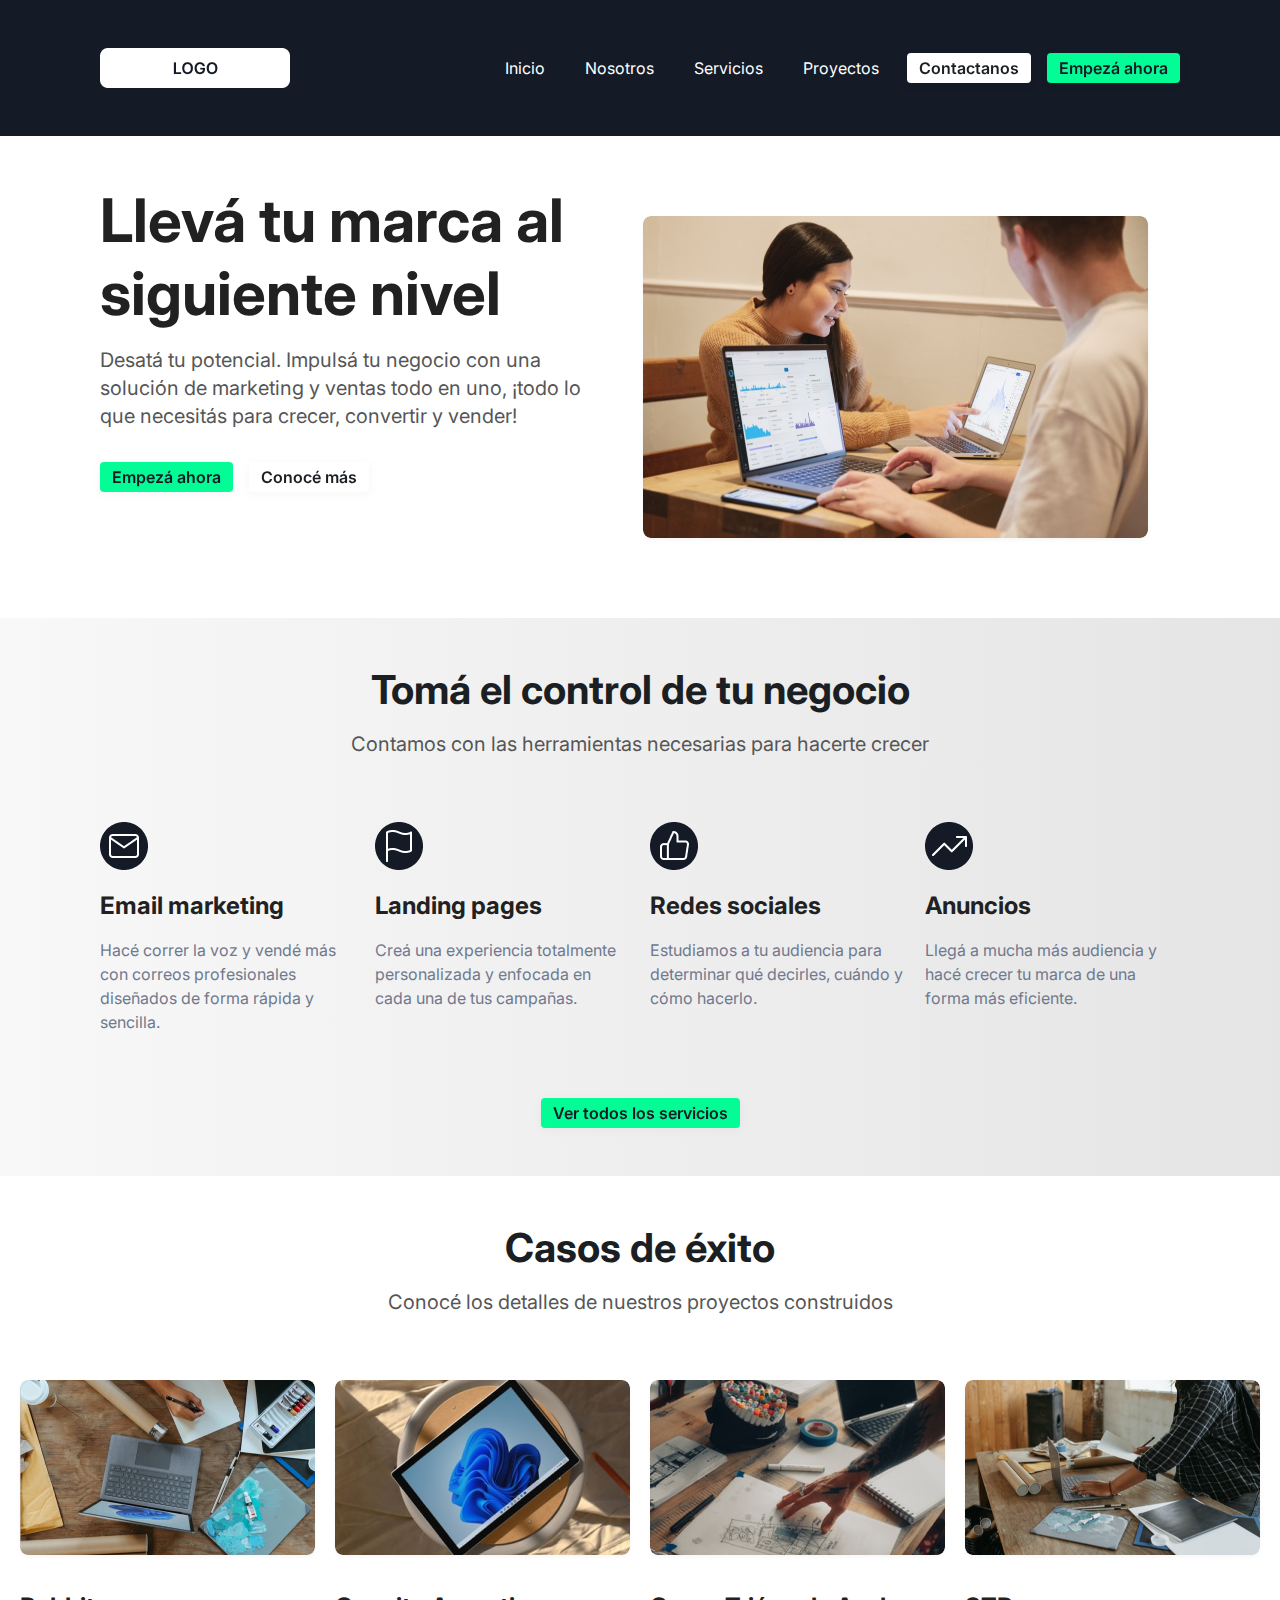
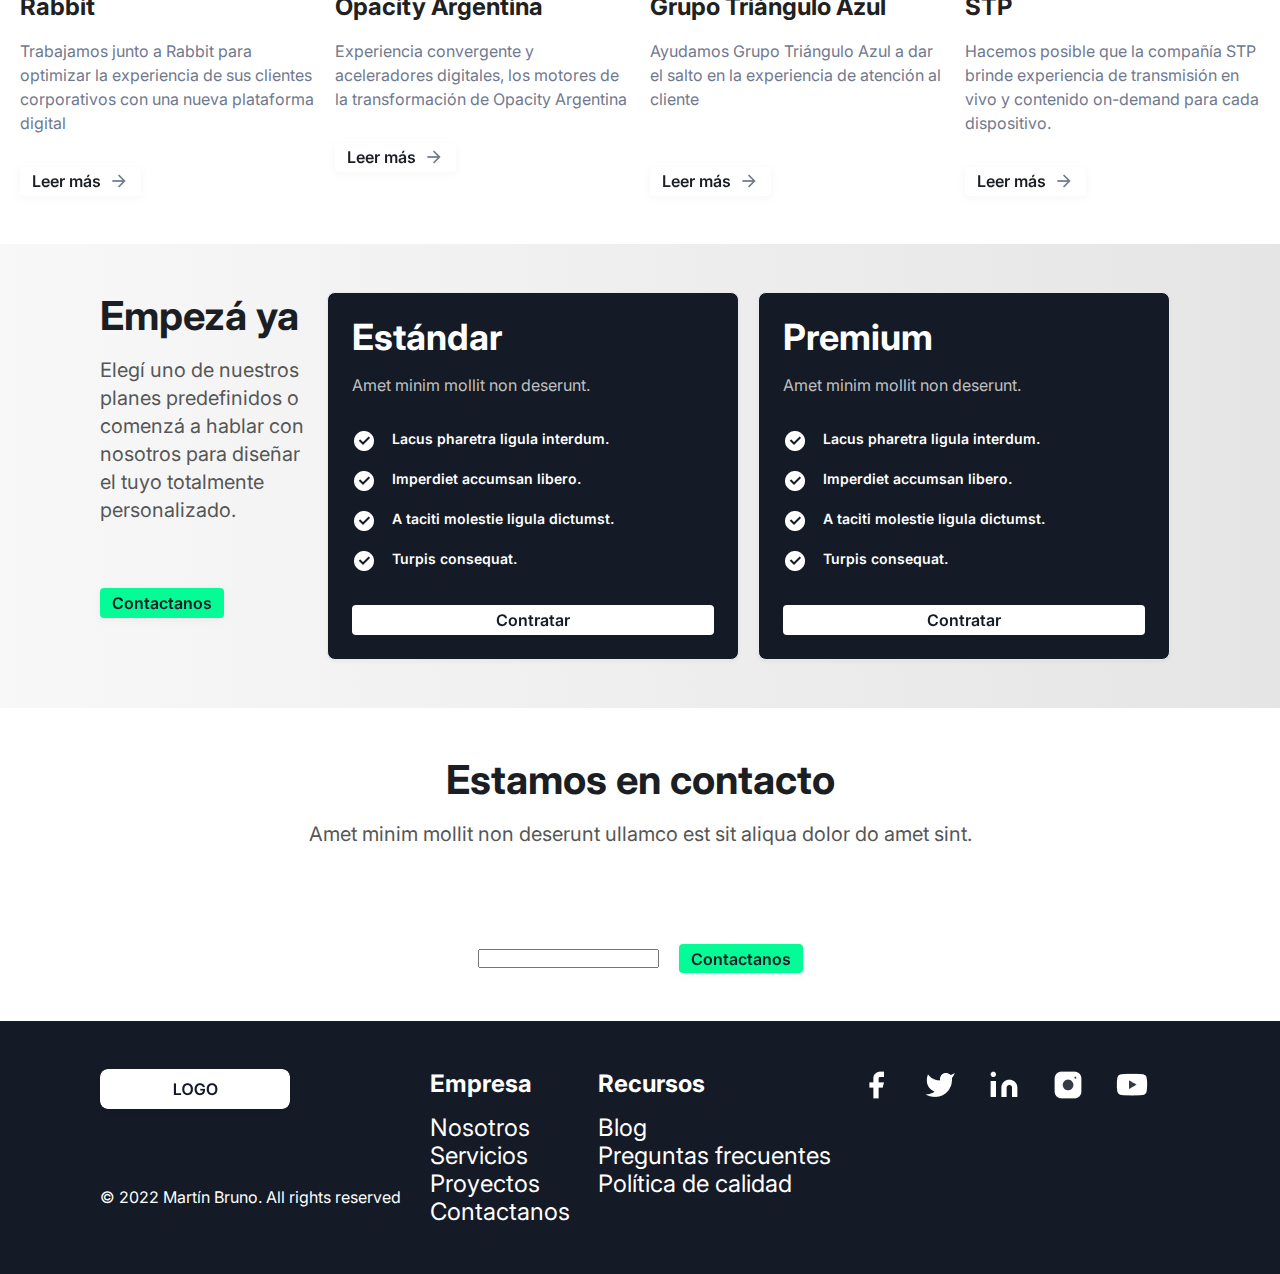
<file: index.html>
<!DOCTYPE html>
<html lang="en">
<head>
    <meta charset="UTF-8">
    <meta http-equiv="X-UA-Compatible" content="IE=edge">
    <meta name="viewport" content="width=device-width, initial-scale=1.0">
    <title>proyecto1</title>
    <link rel="shortcut icon" href="img/link.png">
    <link rel="stylesheet" href="./css/style.css">
    <link rel="stylesheet" href="https://cdnjs.cloudflare.com/ajax/libs/animate.css/4.1.1/animate.min.css"/>
</head>
<body>   
    <div class="grid-container">
        <header>
            <nav>
                <img src="./img/logo.png" alt="">
                <ul>
                    <li><a class="nav-categoria-text" href="./index.html">Inicio</a></li>
                    <li><a class="nav-categoria-text" href="./pages/nosotros.html">Nosotros</a></li>
                    <li><a class="nav-categoria-text" href="./pages/servicios.html">Servicios</a></li>
                    <li><a class="nav-categoria-text" href="./pages/proyectos.html">Proyectos</a></li>
                    <li id="nav-contactanos"><a class="button-secundary" href="./index.html">Contactanos</a></li>
                    <li><a class="button-primary" href="./pages/empezahora.html">Empezá ahora</a></li>
                    <li id="menu"><a href="#"><img src="./img/menu.png" alt=""></a></li>
                </ul>
            </nav>
        </header>
    
        <main id=main-index class="display-row padding-section2 wow animate__animated animate__fadeIn">
            <div class="box-main">
                <h1 class="headline-1 margin-bottom-16">Llevá tu marca al siguiente nivel</h1>
                <p class="body-1 margin-bottom-32">Desatá tu potencial. Impulsá tu negocio con una solución de marketing y ventas todo en uno, ¡todo lo que necesitás para crecer, convertir y vender!</p>
                <ul>
                    <li><a class="button-primary margin-right-16" href="./pages/empezahora.html">Empezá ahora</a></li>
                    <li><a class="button-secundary" href="./pages/servicios.html">Conocé más</a></li>
                </ul>
            </div>
            <img id="principal1" class="shadow-1 padding-img" src="./img/principal.png" alt="">
            <img id="principal2" class="shadow-1 padding-img" src="./img/principal-mobile.png" alt="">
        </main>
    
        <section id="servicios" class="display-column background-section-1 padding-section2 wow animate__animated animate__fadeIn">
            <div class="display-text-center">
                <h2 class="headline-2 margin-bottom-16">Tomá el control de tu negocio</h2>
                <p class="body-1 margin-bottom-64">Contamos con las herramientas necesarias para hacerte crecer</p>
            </div>
            <div class="grid-4">
                <div class="box">
                    <img class="margin-bottom-16" src="./img/mail.png" alt="">
                    <h3 class="subtitle-1 margin-bottom-16">Email marketing</h3>
                    <p class="body-2">Hacé correr la voz y vendé más con correos profesionales diseñados de forma rápida y sencilla.</p>
                </div>
                <div class="box">
                    <img class="margin-bottom-16" src="./img/landing.png" alt="">
                    <h3 class="subtitle-1 margin-bottom-16">Landing pages</h3>
                    <p class="body-2">Creá una experiencia totalmente personalizada y enfocada en cada una de tus campañas.</p>
                </div>
                <div class="box">
                    <img class="margin-bottom-16" src="./img/redes.png" alt="">
                    <h3 class="subtitle-1 margin-bottom-16">Redes sociales</h3>
                    <p class="body-2">Estudiamos a tu audiencia para determinar qué decirles, cuándo y cómo hacerlo.</p>
                </div>
                <div class="box">
                    <img class="margin-bottom-16" src="./img/anuncios.png" alt="">
                    <h3 class="subtitle-1 margin-bottom-16">Anuncios</h3>
                    <p class="body-2">Llegá a mucha más audiencia y hacé crecer tu marca de una forma más eficiente.</p>
                </div>
            </div>
            <div class="button-section-1">
                <a class="button-primary" href="./pages/servicios.html">Ver todos los servicios</a>
            </div>
        </section>
    
        <section id="proyectos" class="display-column padding-section2 wow animate__animated animate__fadeIn">
            <div class="display-text-center">
                <h2 class="headline-2 margin-bottom-16">Casos de éxito</h2>
                <p class="body-1 margin-bottom-64">Conocé los detalles de nuestros proyectos construidos</p>
            </div>
            <div class="grid-4">
                <div class="box-2">
                    <img class="shadow-1 margin-bottom-32" src="./img/trabajo1.png" alt="">
                    <h3 class="subtitle-1 margin-bottom-16">Rabbit</h3>
                    <p class="body-2 margin-bottom-32">Trabajamos junto a Rabbit para optimizar la experiencia de sus clientes corporativos con una nueva plataforma digital</p>
                    <div class="align-button-text">
                        <span class="button-icon">
                            <a class="button-text" href="./pages/proyectos.html">Leer más</a>
                            <img src="./img/more.png" alt="">
                        </span>
                    </div>
                </div>
                <div class="box-2">
                    <img class="shadow-1 margin-bottom-32" src="./img/trabajo2.png" alt="">
                    <h3 class="subtitle-1 margin-bottom-16">Opacity Argentina</h3>
                    <p class="body-2 margin-bottom-32">Experiencia convergente y aceleradores digitales, los motores de la transformación de Opacity Argentina</p>
                    <div class="align-button-text">
                        <span class="button-icon">
                            <a class="button-text" href="./pages/proyectos.html">Leer más</a>
                            <img src="./img/more.png" alt="">
                        </span>
                    </div>
                </div>
                <div class="box-2">
                    <img class="shadow-1 margin-bottom-32" src="./img/trabajo3.png" alt="">
                    <h3 class="subtitle-1 margin-bottom-16">Grupo Triángulo Azul</h3>
                    <p class="body-2 margin-bottom-56">Ayudamos Grupo Triángulo Azul a dar el salto en la experiencia de atención al cliente </p>
                    <div class="align-button-text">
                        <span class="button-icon">
                            <a class="button-text" href="./pages/proyectos.html">Leer más</a>
                            <img src="./img/more.png" alt="">
                        </span>
                    </div>
                </div>
                <div class="box-2">
                    <img class="shadow-1 margin-bottom-32" src="./img/trabajo4.png" alt="">
                    <h3 class="subtitle-1 margin-bottom-16">STP</h3>
                    <p class="body-2 margin-bottom-32">Hacemos posible que la compañía STP brinde experiencia de transmisión en vivo y contenido on-demand para cada dispositivo.</p>
                    <div class="align-button-text">
                        <span class="button-icon">
                            <a class="button-text" href="./pages/proyectos.html">Leer más</a>
                            <img src="./img/more.png" alt="">
                        </span>
                    </div>
                </div>
            </div>
        </section>
    
        <section id="empeza" class="display-row-empeza background-section-1 padding-section2 wow animate__animated animate__fadeIn">
            <div id="empeza-text" class="box-3">
                <h2 class="headline-2 margin-bottom-16">Empezá ya</h2>
                <p class="body-1 margin-bottom-32">Elegí uno de nuestros planes predefinidos o comenzá a hablar con nosotros para diseñar el tuyo totalmente personalizado.</p>
                <span id="contactanos-empeza-ya" class="button-section-2">
                    <a class="button-primary" href=".//pages/empezahora.html">Contactanos</a>
                </span>
            </div>
            <div id="contratar" class="display-row">
                <div class="box-servicios">
                    <h5 class="subtitle-2 margin-bottom-16">Estándar</h5>
                    <p class="body-3 margin-bottom-32">Amet minim mollit non deserunt.</p>
                    <div class="display-row margin-bottom-16">
                        <img class="margin-right-16" src="./img/check.png" alt="">
                        <h4 class="subtitle-3">Lacus pharetra ligula interdum.</h4>
                    </div>
                    <div class="display-row margin-bottom-16">
                        <img class="margin-right-16" src="./img/check.png" alt="">
                        <h4 class="subtitle-3">Imperdiet accumsan libero.</h4>
                    </div>
                    <div class="display-row margin-bottom-16">
                        <img class="margin-right-16" src="./img/check.png" alt="">
                        <h4 class="subtitle-3">A taciti molestie ligula dictumst.</h4>
                    </div>
                    <div class="display-row">
                        <img class="margin-right-16" src="./img/check.png" alt="">
                        <h4 class="subtitle-3">Turpis consequat.</h4>
                    </div>
                    <span class="button-icon-2">
                        <a class="button-text-2" href="./pages/empezahora.html">Contratar</a>
                    </span>
                </div>
                <div class="box-servicios">
                    <h5 class="subtitle-2 margin-bottom-16">Premium</h5>
                    <p class="body-3 margin-bottom-32">Amet minim mollit non deserunt.</p>
                    <div class="display-row margin-bottom-16">
                        <img class="margin-right-16" src="./img/check.png" alt="">
                        <h4 class="subtitle-3">Lacus pharetra ligula interdum.</h4>
                    </div>
                    <div class="display-row margin-bottom-16">
                        <img class="margin-right-16" src="./img/check.png" alt="">
                        <h4 class="subtitle-3">Imperdiet accumsan libero.</h4>
                    </div>
                    <div class="display-row margin-bottom-16">
                        <img class="margin-right-16" src="./img/check.png" alt="">
                        <h4 class="subtitle-3">A taciti molestie ligula dictumst.</h4>
                    </div>
                    <div class="display-row">
                        <img class="margin-right-16" src="./img/check.png" alt="">
                        <h4 class="subtitle-3">Turpis consequat.</h4>
                    </div>
                    <span class="button-icon-2">
                        <a class="button-text-2" href="./pages/empezahora.html">Contratar</a>
                    </span>
                </div>
            </div>
        </section>
    
        <section id="contacto" class="display-column display-text-center padding-section2 wow animate__animated animate__fadeIn">
            <h2 class="headline-2 margin-bottom-16">Estamos en contacto</h2>
            <p class="body-1 margin-bottom-32">Amet minim mollit non deserunt ullamco est sit aliqua dolor do amet sint.</p>
            <div>
                <span class="button-section-2">
                    <input id="input" class="input" type="email">
                    <a class="button-primary" href="./pages/empezahora.html">Contactanos</a>
                </span>
            </div>
        </section>
    
        <footer>
            <div id="logo">
                <img class="footer-logo shadow-1" src="./img/logo.png" alt="">
                <p class="footer-p">© 2022 Martín Bruno. All rights reserved </p>
            </div>
            <div id="empresa">
                <ul class="footer-ul-text">
                    <h6 class="footer-h6">Empresa</h6>
                    <li><a class="footer-a" href="./pages/nosotros.html">Nosotros</a></li>
                    <li><a class="footer-a" href="./pages/servicios.html">Servicios</a></li>
                    <li><a class="footer-a" href="./pages/proyectos.html">Proyectos</a></li>
                    <li><a class="footer-a" href="./pages/empezahora.html">Contactanos</a></li>
                </ul>
            </div>
            <div id="recursos">
                <ul class="footer-ul-text">
                    <h6 class="footer-h6">Recursos</h6>
                    <li><a class="footer-a" href="#">Blog</a></li>
                    <li><a class="footer-a" href="#">Preguntas frecuentes</a></li>
                    <li><a class="footer-a" href="#">Política de calidad</a></li>
                </ul>
            </div>
            <div id="redes">
                <ul class="footer-ul-icon">
                    <li><a class="footer-icon" href="#"><img src="./img/facebook.png" alt=""></a></li>
                    <li><a class="footer-icon" href="#"><img src="./img/twitter.png" alt=""></a></li>
                    <li><a class="footer-icon" href="#"><img src="./img/linkedin.png" alt=""></a></li>
                    <li><a class="footer-icon" href="#"><img src="./img/instagram.png" alt=""></a></li>
                    <li><a class="footer-icon" href="#"><img src="./img/youtube.png" alt=""></a></li>
                </ul>
            </div>
            <div class="display-footer">
                <div class="display-row">
                    <div id="logo2">
                        <img class="footer-logo shadow-1" src="./img/logo.png" alt="">
                    </div>
                    <div>
                        <ul class="footer-ul-icon">
                            <li><a class="footer-icon" href="#"><img src="./img/facebook.png" alt=""></a></li>
                            <li><a class="footer-icon" href="#"><img src="./img/twitter.png" alt=""></a></li>
                            <li><a class="footer-icon" href="#"><img src="./img/linkedin.png" alt=""></a></li>
                            <li><a class="footer-icon" href="#"><img src="./img/instagram.png" alt=""></a></li>
                            <li><a class="footer-icon" href="#"><img src="./img/youtube.png" alt=""></a></li>
                        </ul>
                    </div>
                </div>
                <div class="display-row">
                    <div>
                        <ul class="footer-ul-text">
                            <h6 class="footer-h6">Empresa</h6>
                            <li><a class="footer-a" href="./pages/nosotros.html">Nosotros</a></li>
                            <li><a class="footer-a" href="./pages/servicios.html">Servicios</a></li>
                            <li><a class="footer-a" href="./pages/proyectos.html">Proyectos</a></li>
                            <li><a class="footer-a" href="./pages/empezahora.html">Contactanos</a></li>
                        </ul>
                    </div>
                    <div>
                        <ul class="footer-ul-text">
                            <h6 class="footer-h6">Recursos</h6>
                            <li><a class="footer-a" href="#">Blog</a></li>
                            <li><a class="footer-a" href="#">Preguntas frecuentes</a></li>
                            <li><a class="footer-a" href="#">Política de calidad</a></li>
                        </ul>
                    </div>
                </div>
            </div>
        </footer>
    </div>
    <script> src="js/wow.min.js"</script>
    <script> new WOW() .init();</script>    
</body>
</html>
</file>
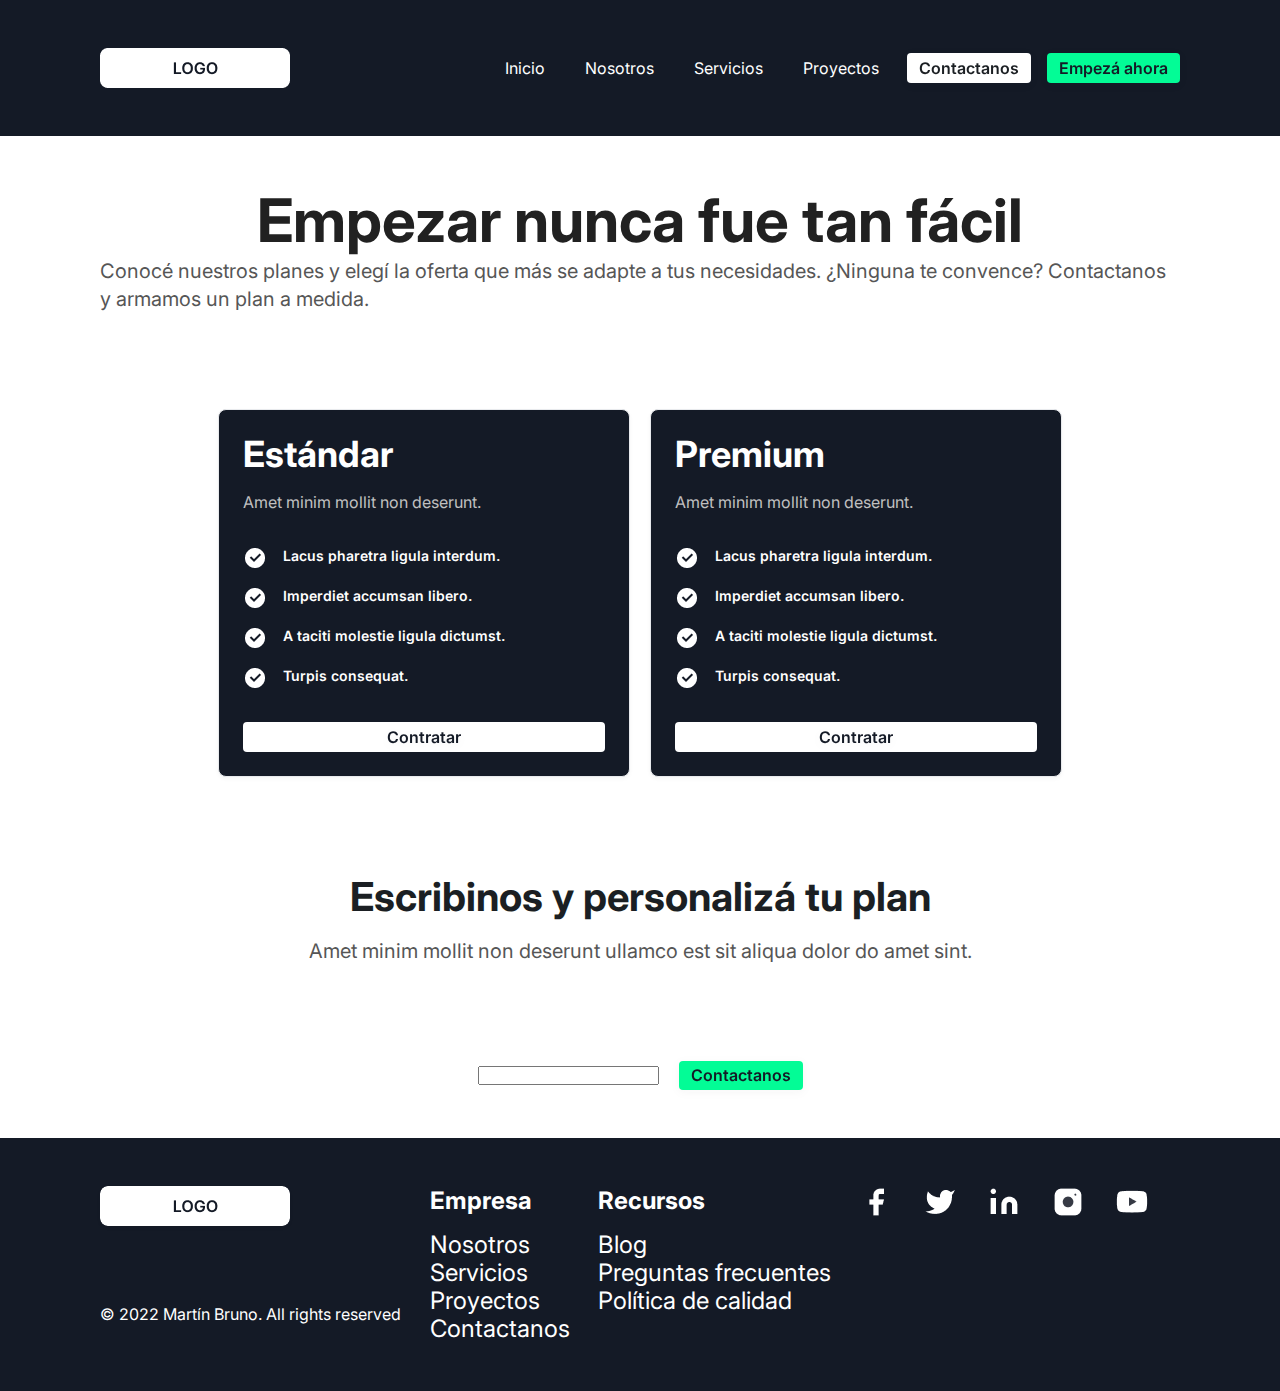
<file: pages/empezahora.html>
<!DOCTYPE html>
<html lang="en">
<head>
    <meta charset="UTF-8">
    <meta http-equiv="X-UA-Compatible" content="IE=edge">
    <meta name="viewport" content="width=device-width, initial-scale=1.0">
    <title>proyecto1</title>
    <link rel="shortcut icon" href="img/link.png">
    <link rel="stylesheet" href="../css/style.css">
    <link rel="stylesheet" href="https://cdnjs.cloudflare.com/ajax/libs/animate.css/4.1.1/animate.min.css"/>
</head>
<body>

    <header>
        <nav>
            <img src="../img/logo.png" alt="">
            <ul>
                <li><a class="nav-categoria-text" href="../index.html">Inicio</a></li>
                <li><a class="nav-categoria-text" href="./nosotros.html">Nosotros</a></li>
                <li><a class="nav-categoria-text" href="./servicios.html">Servicios</a></li>
                <li><a class="nav-categoria-text" href="./proyectos.html">Proyectos</a></li>
                <li id="nav-contactanos-empezaahora"><a class="button-secundary" href="./empezahora.html">Contactanos</a></li>
                <li><a class="button-primary" href="./empezahora.html">Empezá ahora</a></li>
                <li id="menu-empezaahora"><a href="#"><img src="../img/menu.png" alt=""></a></li>
            </ul>
        </nav>
    </header>

    <main class="wow animate__animated animate__fadeIn">
        <div class="display-column display-text-center padding-section2">
            <h1 class="headline-1">Empezar nunca fue tan fácil</h1>
            <p class="body-1">Conocé nuestros planes y elegí la oferta que más se adapte a tus necesidades. ¿Ninguna te convence? Contactanos y armamos un plan a medida.</p>
        </div>
    </main>

    <section class="padding-section2 wow animate__animated animate__fadeIn">
        <div id="empeza-2" class="display-planes">
            <div class="box-servicios">
                <h5 class="subtitle-2 margin-bottom-16">Estándar</h5>
                <p class="body-3 margin-bottom-32">Amet minim mollit non deserunt.</p>
                <div class="display-row margin-bottom-16">
                    <img class="margin-right-16" src="../img/check.png" alt="">
                    <h4 class="subtitle-3">Lacus pharetra ligula interdum.</h4>
                </div>
                <div class="display-row margin-bottom-16">
                    <img class="margin-right-16" src="../img/check.png" alt="">
                    <h4 class="subtitle-3">Imperdiet accumsan libero.</h4>
                </div>
                <div class="display-row margin-bottom-16">
                    <img class="margin-right-16" src="../img/check.png" alt="">
                    <h4 class="subtitle-3">A taciti molestie ligula dictumst.</h4>
                </div>
                <div class="display-row">
                    <img class="margin-right-16" src="../img/check.png" alt="">
                    <h4 class="subtitle-3">Turpis consequat.</h4>
                </div>
                <span class="button-icon-2">
                    <a class="button-text-2" href="./empezahora.html">Contratar</a>
                </span>
            </div>
            <div class="box-servicios">
                <h5 class="subtitle-2 margin-bottom-16">Premium</h5>
                <p class="body-3 margin-bottom-32">Amet minim mollit non deserunt.</p>
                <div class="display-row margin-bottom-16">
                    <img class="margin-right-16" src="../img/check.png" alt="">
                    <h4 class="subtitle-3">Lacus pharetra ligula interdum.</h4>
                </div>
                <div class="display-row margin-bottom-16">
                    <img class="margin-right-16" src="../img/check.png" alt="">
                    <h4 class="subtitle-3">Imperdiet accumsan libero.</h4>
                </div>
                <div class="display-row margin-bottom-16">
                    <img class="margin-right-16" src="../img/check.png" alt="">
                    <h4 class="subtitle-3">A taciti molestie ligula dictumst.</h4>
                </div>
                <div class="display-row">
                    <img class="margin-right-16" src="../img/check.png" alt="">
                    <h4 class="subtitle-3">Turpis consequat.</h4>
                </div>
                <span class="button-icon-2">
                    <a class="button-text-2" href="./empezahora.html">Contratar</a>
                </span>
            </div>
        </div>
    </section>

    <section class="display-column display-text-center padding-section2 wow animate__animated animate__fadeIn">
        <h2 class="headline-2 margin-bottom-16">Escribinos y personalizá tu plan</h2>
        <p class="body-1 margin-bottom-32">Amet minim mollit non deserunt ullamco est sit aliqua dolor do amet sint.</p>
        <span class="button-section-2">
            <input id="input-2" class="input" type="email">
            <a class="button-primary" href="./empezahora.html">Contactanos</a>
        </span>
    </section>

    <footer>
        <div id="logo-empezaahora">
            <img class="footer-logo shadow-1" src="../img/logo.png" alt="">
            <p class="footer-p">© 2022 Martín Bruno. All rights reserved </p>
        </div>
        <div id="empresa-empezaahora">
            <ul class="footer-ul-text">
                <h6 class="footer-h6">Empresa</h6>
                <li><a class="footer-a" href="./nosotros.html">Nosotros</a></li>
                <li><a class="footer-a" href="./servicios.html">Servicios</a></li>
                <li><a class="footer-a" href="./proyectos.html">Proyectos</a></li>
                <li><a class="footer-a" href="./empezahora.html">Contactanos</a></li>
            </ul>
        </div>
        <div id="recursos-empezaahora">
            <ul class="footer-ul-text">
                <h6 class="footer-h6">Recursos</h6>
                <li><a class="footer-a" href="#">Blog</a></li>
                <li><a class="footer-a" href="#">Preguntas frecuentes</a></li>
                <li><a class="footer-a" href="#">Política de calidad</a></li>
            </ul>
        </div>
        <div id="redes-empezaahora">
            <ul class="footer-ul-icon">
                <li><a class="footer-icon" href="#"><img src="../img/facebook.png" alt=""></a></li>
                <li><a class="footer-icon" href="#"><img src="../img/twitter.png" alt=""></a></li>
                <li><a class="footer-icon" href="#"><img src="../img/linkedin.png" alt=""></a></li>
                <li><a class="footer-icon" href="#"><img src="../img/instagram.png" alt=""></a></li>
                <li><a class="footer-icon" href="#"><img src="../img/youtube.png" alt=""></a></li>
            </ul>
        </div>
        <div class="display-footer">
            <div class="display-row">
                <div id="logo2-empezaahora">
                    <img class="footer-logo shadow-1" src="../img/logo.png" alt="">
                </div>
                <div>
                    <ul class="footer-ul-icon">
                        <li><a class="footer-icon" href="#"><img src="../img/facebook.png" alt=""></a></li>
                        <li><a class="footer-icon" href="#"><img src="../img/twitter.png" alt=""></a></li>
                        <li><a class="footer-icon" href="#"><img src="../img/linkedin.png" alt=""></a></li>
                        <li><a class="footer-icon" href="#"><img src="../img/instagram.png" alt=""></a></li>
                        <li><a class="footer-icon" href="#"><img src="../img/youtube.png" alt=""></a></li>
                    </ul>
                </div>
            </div>
            <div class="display-row">
                <div>
                    <ul class="footer-ul-text">
                        <h6 class="footer-h6">Empresa</h6>
                        <li><a class="footer-a" href="./nosotros.html">Nosotros</a></li>
                        <li><a class="footer-a" href="./servicios.html">Servicios</a></li>
                        <li><a class="footer-a" href="./proyectos.html">Proyectos</a></li>
                        <li><a class="footer-a" href="./empezahora.html">Contactanos</a></li>
                    </ul>
                </div>
                <div>
                    <ul class="footer-ul-text">
                        <h6 class="footer-h6">Recursos</h6>
                        <li><a class="footer-a" href="#">Blog</a></li>
                        <li><a class="footer-a" href="#">Preguntas frecuentes</a></li>
                        <li><a class="footer-a" href="#">Política de calidad</a></li>
                    </ul>
                </div>
            </div>
        </div>
    </footer>
    <script> src="js/wow.min.js"</script>
    <script> new WOW() .init();</script> 
</body>
</html>
</file>
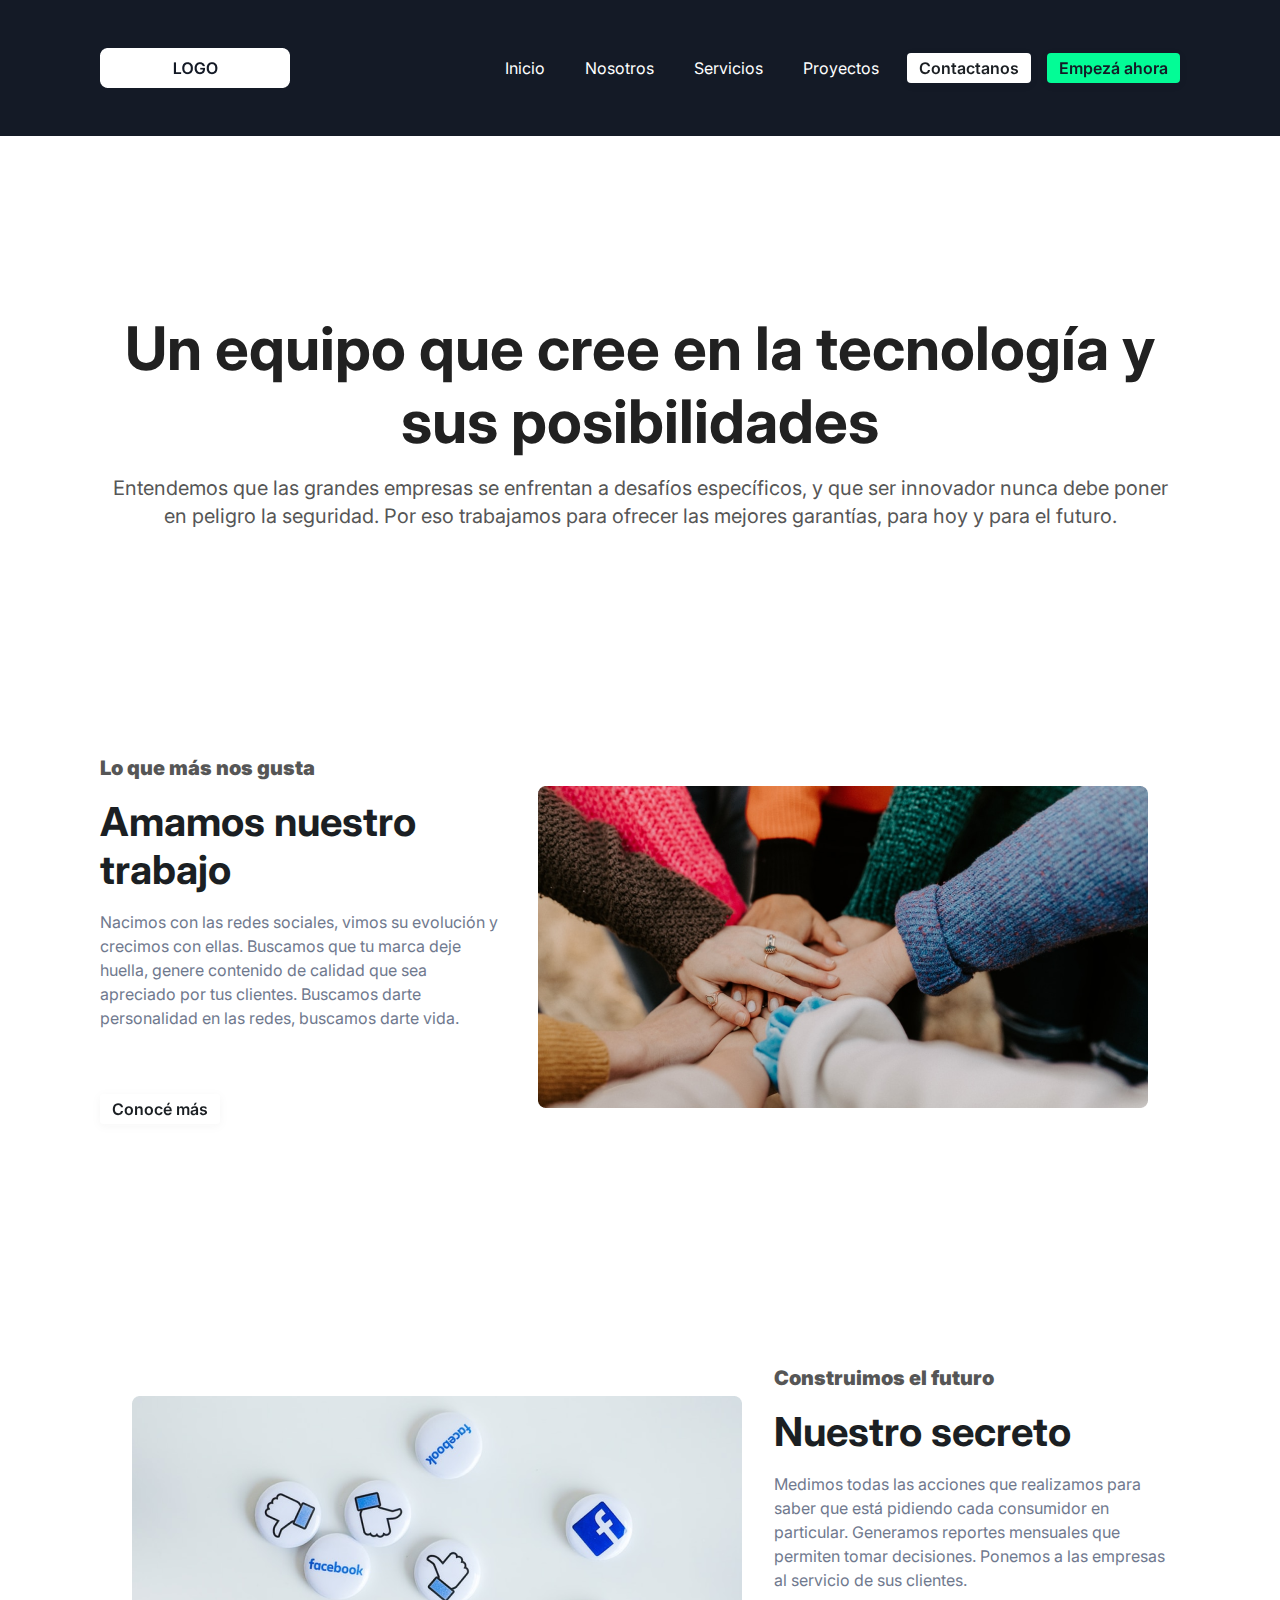
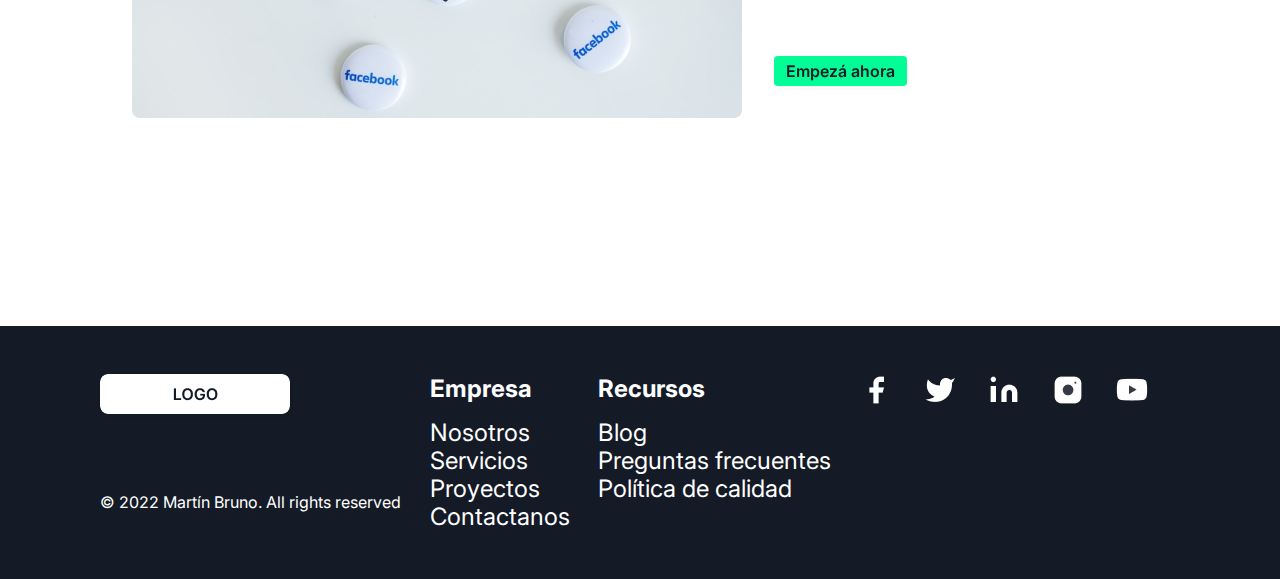
<file: pages/nosotros.html>
<!DOCTYPE html>
<html lang="en">
<head>
    <meta charset="UTF-8">
    <meta http-equiv="X-UA-Compatible" content="IE=edge">
    <meta name="viewport" content="width=device-width, initial-scale=1.0">
    <title>proyecto1</title>
    <link rel="shortcut icon" href="img/link.png">
    <link rel="stylesheet" href="../css/style.css">
    <link rel="stylesheet" href="https://cdnjs.cloudflare.com/ajax/libs/animate.css/4.1.1/animate.min.css"/>
</head>
<body>
    <div class="grid-container-nosotros">
        <header>
            <nav>
                <img src="../img/logo.png" alt="">
                <ul>
                    <li><a class="nav-categoria-text" href="../index.html">Inicio</a></li>
                    <li><a class="nav-categoria-text" href="./nosotros.html">Nosotros</a></li>
                    <li><a class="nav-categoria-text" href="./servicios.html">Servicios</a></li>
                    <li><a class="nav-categoria-text" href="./proyectos.html">Proyectos</a></li>
                    <li id="nav-contactanos-nosotros"><a class="button-secundary" href="./empezahora.html">Contactanos</a></li>
                    <li><a class="button-primary" href="./empezahora.html">Empezá ahora</a></li>
                    <li id="menu-nosotros"><a href="#"><img src="../img/menu.png" alt=""></a></li>
                </ul>
            </nav>
        </header>
    
        <main class="padding-section wow animate__animated animate__fadeIn">
            <div>
                <h2 class="headline-special margin-bottom-16">Un equipo que cree en la tecnología y sus posibilidades</h2>
                <p class="body-special">Entendemos que las grandes empresas se enfrentan a desafíos específicos, y que ser innovador nunca debe poner en peligro la seguridad. Por eso trabajamos para ofrecer las mejores garantías, para hoy y para el futuro.</p>
            </div>
        </main>
    
        <section id="nosotros" class="padding-section wow animate__animated animate__fadeIn">
            <div id="section-nosotros" class="display-row">
                <div>
                    <h6 class="subtitle-4 margin-bottom-16">Lo que más nos gusta</h6>
                    <h2 class="headline-2 margin-bottom-16">Amamos nuestro trabajo</h2>
                    <p class="body-2 margin-bottom-32">Nacimos con las redes sociales, vimos su evolución y crecimos con ellas. Buscamos que tu marca deje huella, genere contenido de calidad que sea apreciado por tus clientes. Buscamos darte personalidad en las redes, buscamos darte vida.</p>
                    <span class="button-section-2">
                        <a class="button-secundary" href="./pages/servicios.html">Conocé más</a></li>
                    </span>
                </div>
                <img class="padding-img" src="../img/nosotros-1.png" alt="">
            </div>
        </section>

        <section id="nosotros-2" class="padding-section display-row wow animate__animated animate__fadeIn">
            <div id="section-nosotros" class="display-row">
                <img class="padding-img" src="../img/nosotros-2.png" alt="">
                <div>
                    <h6 class="subtitle-4 margin-bottom-16">Construimos el futuro</h6>
                    <h2 class="headline-2 margin-bottom-16">Nuestro secreto</h2>
                    <p class="body-2 margin-bottom-32">Medimos todas las acciones que realizamos para saber que está pidiendo cada consumidor en particular. Generamos reportes mensuales que permiten tomar decisiones. Ponemos a las empresas al servicio de sus clientes.</p>
                    <span class="button-section-2">
                        <a class="button-primary" href="./empezahora.html">Empezá ahora</a></li>
                    </span>
                </div>
            </div>
        </section>
    
        <footer>
            <div id="logo-nosotros">
                <img class="footer-logo shadow-1" src="../img/logo.png" alt="">
                <p class="footer-p">© 2022 Martín Bruno. All rights reserved </p>
            </div>
            <div id="empresa-nosotros">
                <ul class="footer-ul-text">
                    <h6 class="footer-h6">Empresa</h6>
                    <li><a class="footer-a" href="./nosotros.html">Nosotros</a></li>
                    <li><a class="footer-a" href="./servicios.html">Servicios</a></li>
                    <li><a class="footer-a" href="./proyectos.html">Proyectos</a></li>
                    <li><a class="footer-a" href="./empezahora.html">Contactanos</a></li>
                </ul>
            </div>
            <div id="recursos-nosotros">
                <ul class="footer-ul-text">
                    <h6 class="footer-h6">Recursos</h6>
                    <li><a class="footer-a" href="#">Blog</a></li>
                    <li><a class="footer-a" href="#">Preguntas frecuentes</a></li>
                    <li><a class="footer-a" href="#">Política de calidad</a></li>
                </ul>
            </div>
            <div id="redes-nosotros">
                <ul class="footer-ul-icon">
                    <li><a class="footer-icon" href="#"><img src="../img/facebook.png" alt=""></a></li>
                    <li><a class="footer-icon" href="#"><img src="../img/twitter.png" alt=""></a></li>
                    <li><a class="footer-icon" href="#"><img src="../img/linkedin.png" alt=""></a></li>
                    <li><a class="footer-icon" href="#"><img src="../img/instagram.png" alt=""></a></li>
                    <li><a class="footer-icon" href="#"><img src="../img/youtube.png" alt=""></a></li>
                </ul>
            </div>
            <div class="display-footer">
                <div class="display-row">
                    <div id="logo2-nosotros">
                        <img class="footer-logo shadow-1" src="../img/logo.png" alt="">
                    </div>
                    <div>
                        <ul class="footer-ul-icon">
                            <li><a class="footer-icon" href="#"><img src="../img/facebook.png" alt=""></a></li>
                            <li><a class="footer-icon" href="#"><img src="../img/twitter.png" alt=""></a></li>
                            <li><a class="footer-icon" href="#"><img src="../img/linkedin.png" alt=""></a></li>
                            <li><a class="footer-icon" href="#"><img src="../img/instagram.png" alt=""></a></li>
                            <li><a class="footer-icon" href="#"><img src="../img/youtube.png" alt=""></a></li>
                        </ul>
                    </div>
                </div>
                <div class="display-row">
                    <div>
                        <ul class="footer-ul-text">
                            <h6 class="footer-h6">Empresa</h6>
                            <li><a class="footer-a" href="./nosotros.html">Nosotros</a></li>
                            <li><a class="footer-a" href="./servicios.html">Servicios</a></li>
                            <li><a class="footer-a" href="./proyectos.html">Proyectos</a></li>
                            <li><a class="footer-a" href="./empezahora.html">Contactanos</a></li>
                        </ul>
                    </div>
                    <div>
                        <ul class="footer-ul-text">
                            <h6 class="footer-h6">Recursos</h6>
                            <li><a class="footer-a" href="#">Blog</a></li>
                            <li><a class="footer-a" href="#">Preguntas frecuentes</a></li>
                            <li><a class="footer-a" href="#">Política de calidad</a></li>
                        </ul>
                    </div>
                </div>
            </div>
        </footer>
    </div>
    <script> src="js/wow.min.js"</script>
    <script> new WOW() .init();</script> 
</body>
</html>
</file>
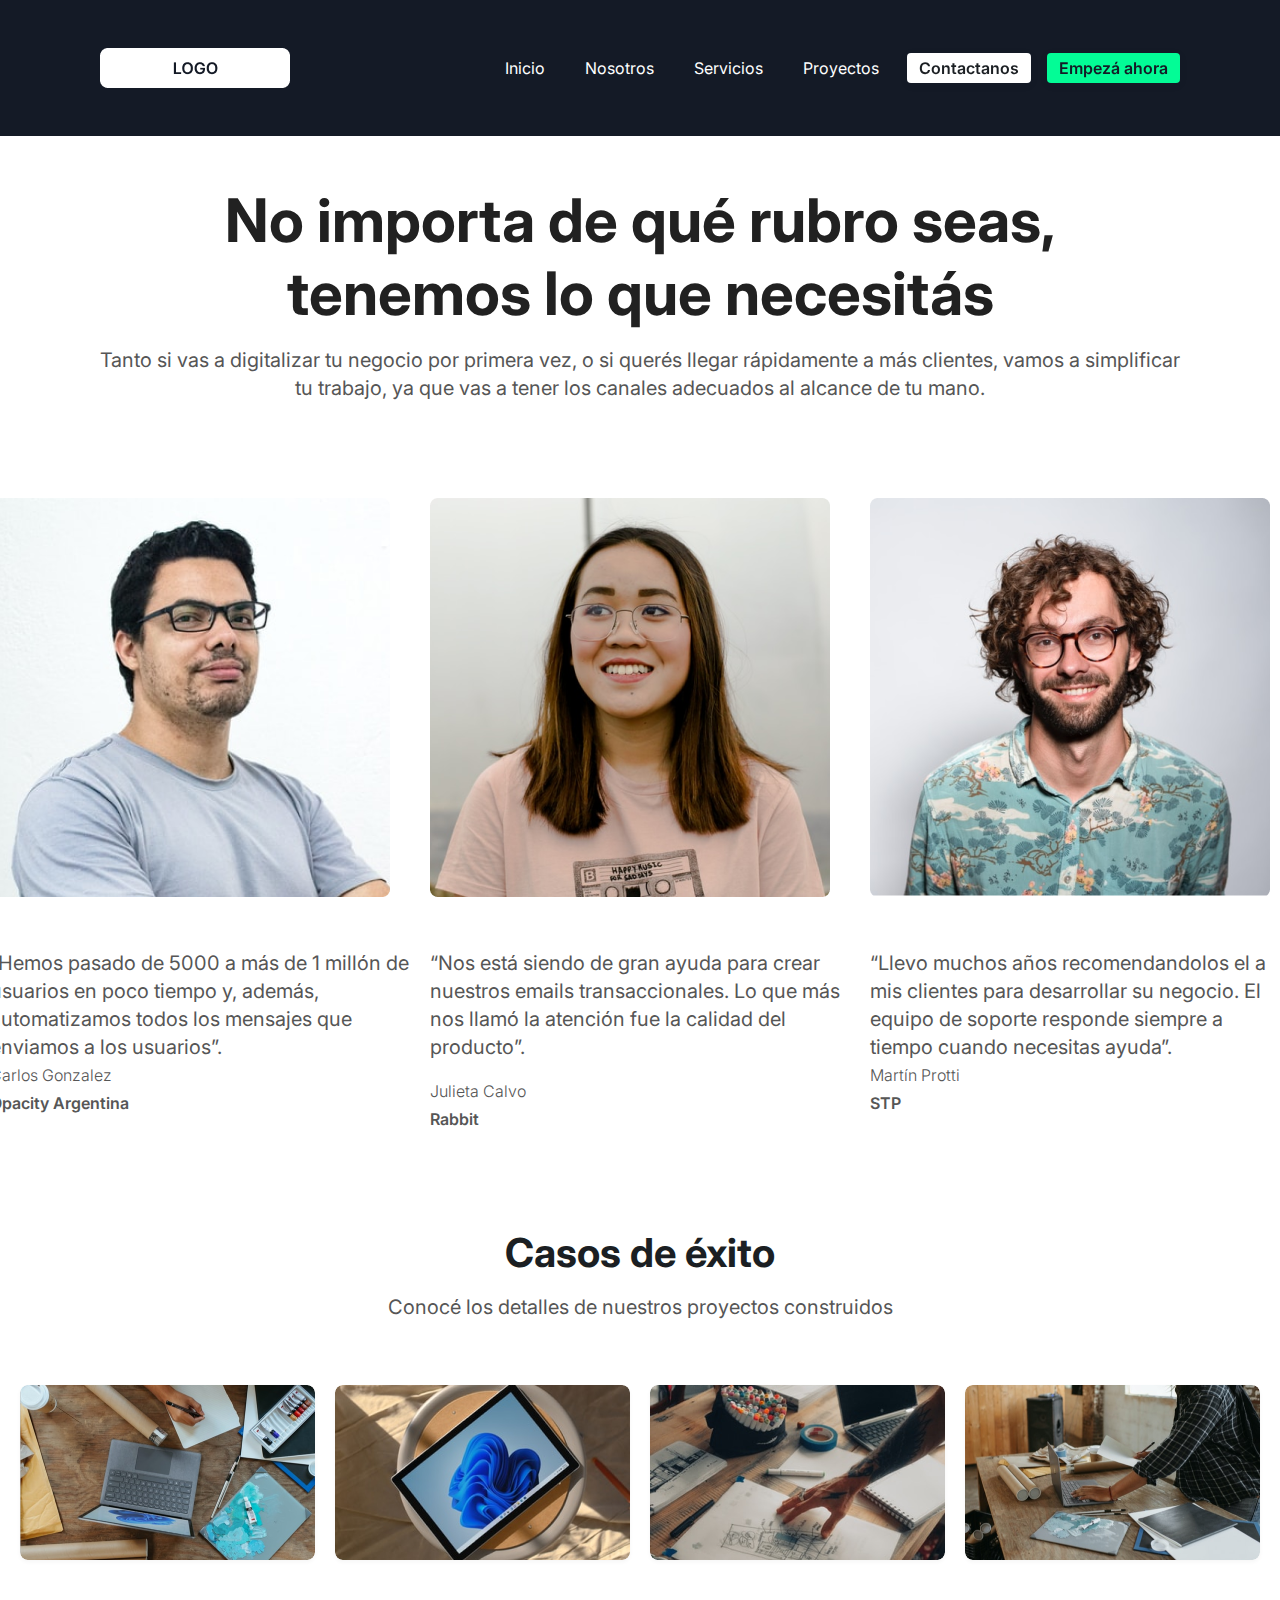
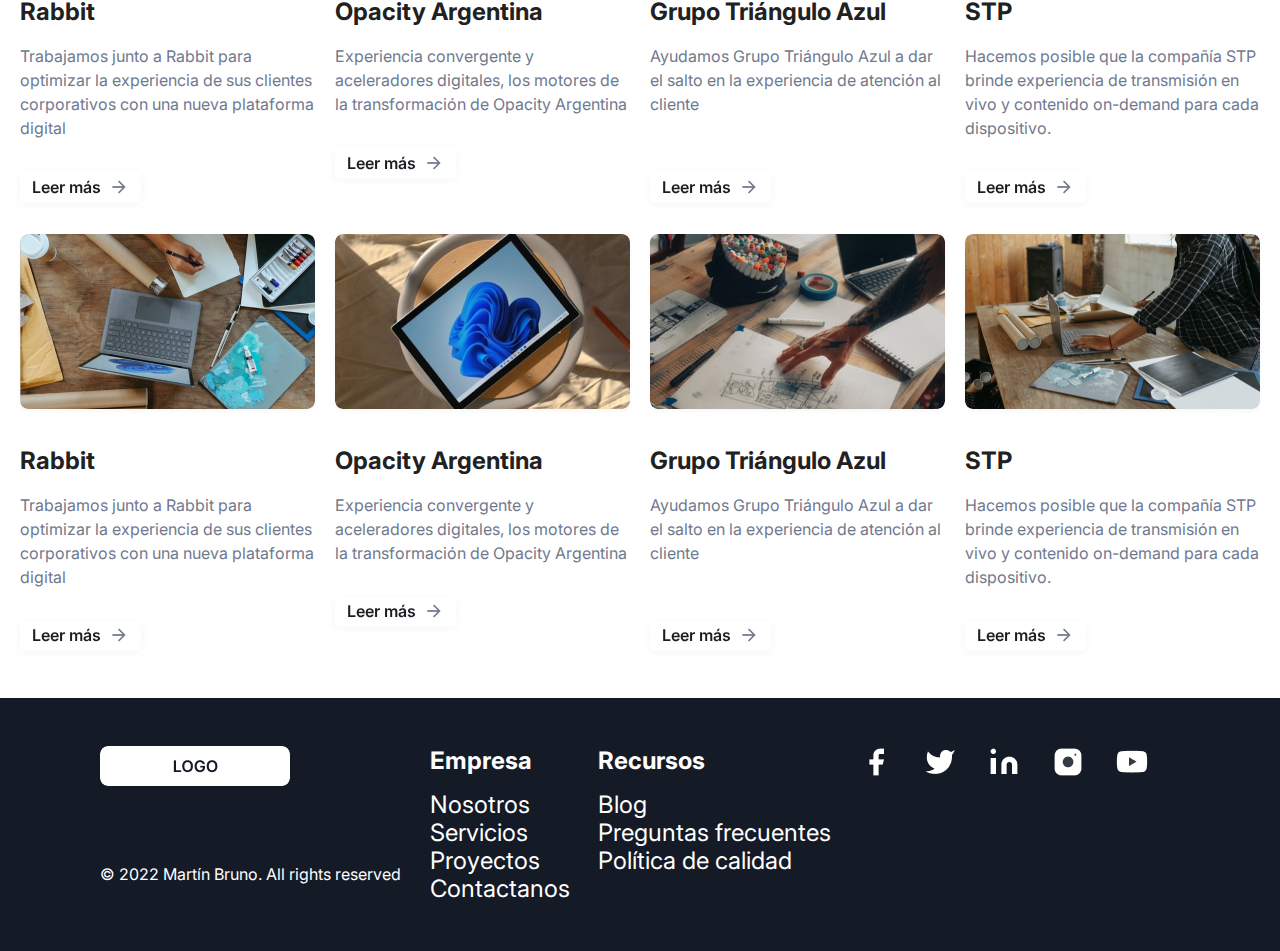
<file: pages/proyectos.html>
<!DOCTYPE html>
<html lang="en">
<head>
    <meta charset="UTF-8">
    <meta http-equiv="X-UA-Compatible" content="IE=edge">
    <meta name="viewport" content="width=device-width, initial-scale=1.0">
    <title>proyecto1</title>
    <link rel="shortcut icon" href="img/link.png">
    <link rel="stylesheet" href="../css/style.css">
    <link rel="stylesheet" href="https://cdnjs.cloudflare.com/ajax/libs/animate.css/4.1.1/animate.min.css"/>
</head>
<body>

    <header>
        <nav>
            <img src="../img/logo.png" alt="">
            <ul>
                <li><a class="nav-categoria-text" href="../index.html">Inicio</a></li>
                <li><a class="nav-categoria-text" href="./nosotros.html">Nosotros</a></li>
                <li><a class="nav-categoria-text" href="./servicios.html">Servicios</a></li>
                <li><a class="nav-categoria-text" href="./proyectos.html">Proyectos</a></li>
                <li id="nav-contactanos-proyectos"><a class="button-secundary" href="./empezahora.html">Contactanos</a></li>
                <li><a class="button-primary" href="./empezahora.html">Empezá ahora</a></li>
                <li id="menu-proyectos"><a href="#"><img src="../img/menu.png" alt=""></a></li>
            </ul>
        </nav>
    </header>

    <main class="padding-section2 wow animate__animated animate__fadeIn">
        <div class="box-nosotros-1">
            <h2 class="headline-special margin-bottom-16">No importa de qué rubro seas, tenemos lo que necesitás</h2>
            <p class="body-special">Tanto si vas a digitalizar tu negocio por primera vez, o si querés llegar rápidamente a más clientes, vamos a simplificar tu trabajo, ya que vas a tener los canales adecuados al alcance de tu mano.</p>
        </div>
    </main>

    <section class="padding-section2 wow animate__animated animate__fadeIn">
        <div class="grid-3">
            <div class="box.textuales">
                <img class="margin-right-20 margin-bottom-48" src="../img/proyectos-1.png" alt="#">
                <p class="body-1 argin-bottom-16">“Hemos pasado de 5000 a más de 1 millón de usuarios en poco tiempo y, además, automatizamos todos los mensajes que enviamos a los usuarios”.</p>
                <h6 class="display-1">Carlos Gonzalez</h6>
                <h6 class="display-2">Opacity Argentina</h6>
            </div>
            <div class="box.textuales">
                <img class="margin-right-20 margin-bottom-48" src="../img/proyectos-2.png" alt="#">
                <p class="body-1 margin-bottom-16">“Nos está siendo de gran ayuda para crear nuestros emails transaccionales. Lo que más nos llamó la atención fue la calidad del producto”.</p>
                <h6 class="display-1">Julieta Calvo</h6>
                <h6 class="display-2">Rabbit</h6>
            </div>
            <div class="box.textuales">
                <img class="margin-right-20 margin-bottom-48" src="../img/proyectos-3.png" alt="#">
                <p class="body-1 argin-bottom-16">“Llevo muchos años recomendandolos el  a mis clientes para desarrollar su negocio. El equipo de soporte responde siempre a tiempo cuando necesitas ayuda”.</p>
                <h6 class="display-1">Martín Protti</h6>
                <h6 class="display-2">STP</h6>
            </div>
        </div>
    </section>

    <section class="display-column padding-section2 wow animate__animated animate__fadeIn">
        <div class="display-text-center">
            <h2 class="headline-2 margin-bottom-16">Casos de éxito</h2>
            <p class="body-1 margin-bottom-64">Conocé los detalles de nuestros proyectos construidos</p>
        </div>
        <div class="grid-8">
            <div class="box-2">
                <img class="shadow-1 margin-bottom-32" src="../img/trabajo1.png" alt="">
                <h3 class="subtitle-1 margin-bottom-16">Rabbit</h3>
                <p class="body-2 margin-bottom-32">Trabajamos junto a Rabbit para optimizar la experiencia de sus clientes corporativos con una nueva plataforma digital</p>
                <div class="align-button-text">
                    <span class="button-icon">
                        <a class="button-text" href="./proyectos.html">Leer más</a>
                        <img src="../img/more.png" alt="">
                    </span>
                </div>
            </div>
            <div class="box-2">
                <img class="shadow-1 margin-bottom-32" src="../img/trabajo2.png" alt="">
                <h3 class="subtitle-1 margin-bottom-16">Opacity Argentina</h3>
                <p class="body-2 margin-bottom-32">Experiencia convergente y aceleradores digitales, los motores de la transformación de Opacity Argentina</p>
                <div class="align-button-text">
                    <span class="button-icon">
                        <a class="button-text" href="./proyectos.html">Leer más</a>
                        <img src="../img/more.png" alt="">
                    </span>
                </div>
            </div>
            <div class="box-2">
                <img class="shadow-1 margin-bottom-32" src="../img/trabajo3.png" alt="">
                <h3 class="subtitle-1 margin-bottom-16">Grupo Triángulo Azul</h3>
                <p class="body-2 margin-bottom-56">Ayudamos Grupo Triángulo Azul a dar el salto en la experiencia de atención al cliente </p>
                <div class="align-button-text">
                    <span class="button-icon">
                        <a class="button-text" href="./proyectos.html">Leer más</a>
                        <img src="../img/more.png" alt="">
                    </span>
                </div>
            </div>
            <div class="box-2">
                <img class="shadow-1 margin-bottom-32" src="../img/trabajo4.png" alt="">
                <h3 class="subtitle-1 margin-bottom-16">STP</h3>
                <p class="body-2 margin-bottom-32">Hacemos posible que la compañía STP brinde experiencia de transmisión en vivo y contenido on-demand para cada dispositivo.</p>
                <div class="align-button-text">
                    <span class="button-icon">
                        <a class="button-text" href="./proyectos.html">Leer más</a>
                        <img src="../img/more.png" alt="">
                    </span>
                </div>
            </div>
            <div class="box-2">
                <img class="shadow-1 margin-bottom-32" src="../img/trabajo1.png" alt="">
                <h3 class="subtitle-1 margin-bottom-16">Rabbit</h3>
                <p class="body-2 margin-bottom-32">Trabajamos junto a Rabbit para optimizar la experiencia de sus clientes corporativos con una nueva plataforma digital</p>
                <div class="align-button-text">
                    <span class="button-icon">
                        <a class="button-text" href="./proyectos.html">Leer más</a>
                        <img src="../img/more.png" alt="">
                    </span>
                </div>
            </div>
            <div class="box-2">
                <img class="shadow-1 margin-bottom-32" src="../img/trabajo2.png" alt="">
                <h3 class="subtitle-1 margin-bottom-16">Opacity Argentina</h3>
                <p class="body-2 margin-bottom-32">Experiencia convergente y aceleradores digitales, los motores de la transformación de Opacity Argentina</p>
                <div class="align-button-text">
                    <span class="button-icon">
                        <a class="button-text" href="./proyectos.html">Leer más</a>
                        <img src="../img/more.png" alt="">
                    </span>
                </div>
            </div>
            <div class="box-2">
                <img class="shadow-1 margin-bottom-32" src="../img/trabajo3.png" alt="">
                <h3 class="subtitle-1 margin-bottom-16">Grupo Triángulo Azul</h3>
                <p class="body-2 margin-bottom-56">Ayudamos Grupo Triángulo Azul a dar el salto en la experiencia de atención al cliente </p>
                <div class="align-button-text">
                    <span class="button-icon">
                        <a class="button-text" href="./proyectos.html">Leer más</a>
                        <img src="../img/more.png" alt="">
                    </span>
                </div>
            </div>
            <div class="box-2">
                <img class="shadow-1 margin-bottom-32" src="../img/trabajo4.png" alt="">
                <h3 class="subtitle-1 margin-bottom-16">STP</h3>
                <p class="body-2 margin-bottom-32">Hacemos posible que la compañía STP brinde experiencia de transmisión en vivo y contenido on-demand para cada dispositivo.</p>
                <div class="align-button-text">
                    <span class="button-icon">
                        <a class="button-text" href="./proyectos.html">Leer más</a>
                        <img src="../img/more.png" alt="">
                    </span>
                </div>
            </div>
        </div>
    </section>
    
    <footer>
        <div id="logo-proyectos">
            <img class="footer-logo shadow-1" src="../img/logo.png" alt="">
            <p class="footer-p">© 2022 Martín Bruno. All rights reserved </p>
        </div>
        <div id="empresa-proyectos">
            <ul class="footer-ul-text">
                <h6 class="footer-h6">Empresa</h6>
                <li><a class="footer-a" href="./nosotros.html">Nosotros</a></li>
                <li><a class="footer-a" href="./servicios.html">Servicios</a></li>
                <li><a class="footer-a" href="./proyectos.html">Proyectos</a></li>
                <li><a class="footer-a" href="./empezahora.html">Contactanos</a></li>
            </ul>
        </div>
        <div id="recursos-proyectos">
            <ul class="footer-ul-text">
                <h6 class="footer-h6">Recursos</h6>
                <li><a class="footer-a" href="#">Blog</a></li>
                <li><a class="footer-a" href="#">Preguntas frecuentes</a></li>
                <li><a class="footer-a" href="#">Política de calidad</a></li>
            </ul>
        </div>
        <div id="redes-proyectos">
            <ul class="footer-ul-icon">
                <li><a class="footer-icon" href="#"><img src="../img/facebook.png" alt=""></a></li>
                <li><a class="footer-icon" href="#"><img src="../img/twitter.png" alt=""></a></li>
                <li><a class="footer-icon" href="#"><img src="../img/linkedin.png" alt=""></a></li>
                <li><a class="footer-icon" href="#"><img src="../img/instagram.png" alt=""></a></li>
                <li><a class="footer-icon" href="#"><img src="../img/youtube.png" alt=""></a></li>
            </ul>
        </div>
        <div class="display-footer">
            <div class="display-row">
                <div id="logo2-proyectos">
                    <img class="footer-logo shadow-1" src="../img/logo.png" alt="">
                </div>
                <div>
                    <ul class="footer-ul-icon">
                        <li><a class="footer-icon" href="#"><img src="../img/facebook.png" alt=""></a></li>
                        <li><a class="footer-icon" href="#"><img src="../img/twitter.png" alt=""></a></li>
                        <li><a class="footer-icon" href="#"><img src="../img/linkedin.png" alt=""></a></li>
                        <li><a class="footer-icon" href="#"><img src="../img/instagram.png" alt=""></a></li>
                        <li><a class="footer-icon" href="#"><img src="../img/youtube.png" alt=""></a></li>
                    </ul>
                </div>
            </div>
            <div class="display-row">
                <div>
                    <ul class="footer-ul-text">
                        <h6 class="footer-h6">Empresa</h6>
                        <li><a class="footer-a" href="./nosotros.html">Nosotros</a></li>
                        <li><a class="footer-a" href="./servicios.html">Servicios</a></li>
                        <li><a class="footer-a" href="./proyectos.html">Proyectos</a></li>
                        <li><a class="footer-a" href="./empezahora.html">Contactanos</a></li>
                    </ul>
                </div>
                <div>
                    <ul class="footer-ul-text">
                        <h6 class="footer-h6">Recursos</h6>
                        <li><a class="footer-a" href="#">Blog</a></li>
                        <li><a class="footer-a" href="#">Preguntas frecuentes</a></li>
                        <li><a class="footer-a" href="#">Política de calidad</a></li>
                    </ul>
                </div>
            </div>
        </div>
    </footer>
    <script> src="js/wow.min.js"</script>
    <script> new WOW() .init();</script> 
</body>
</html>
</file>
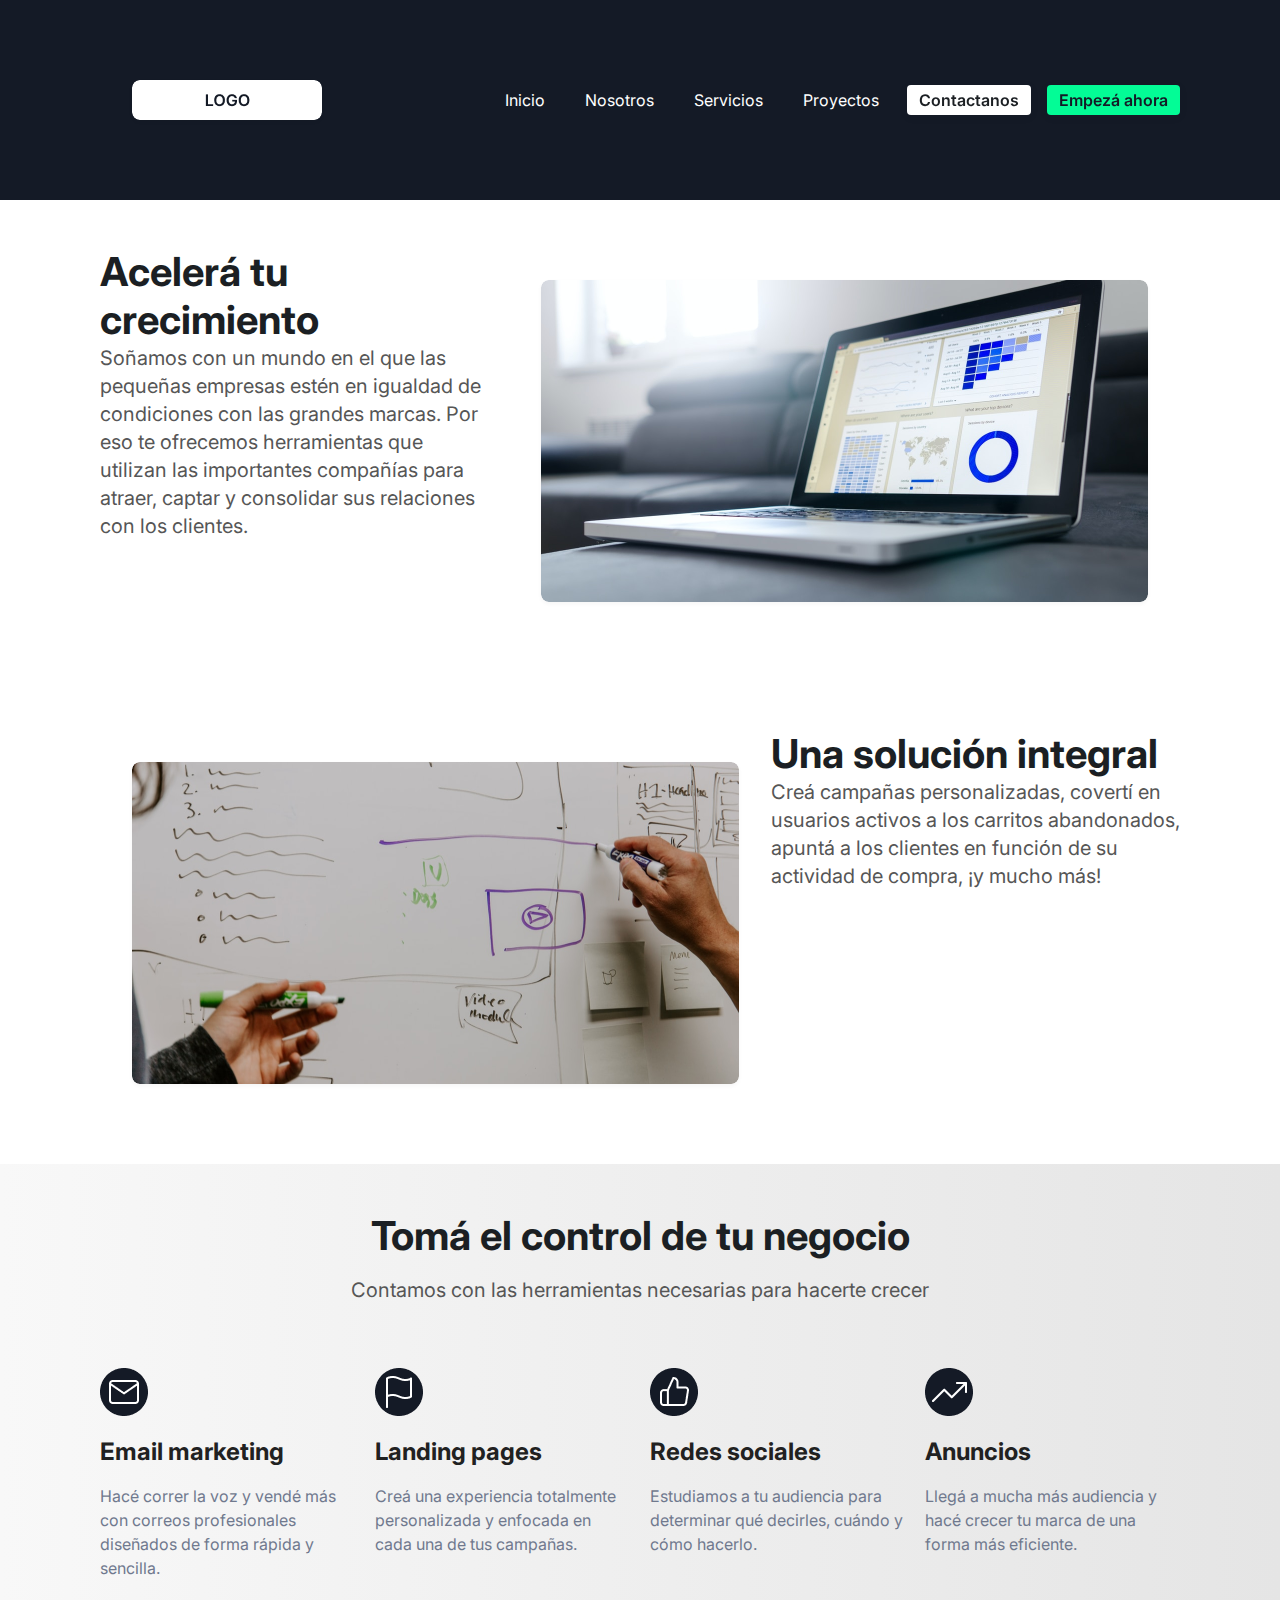
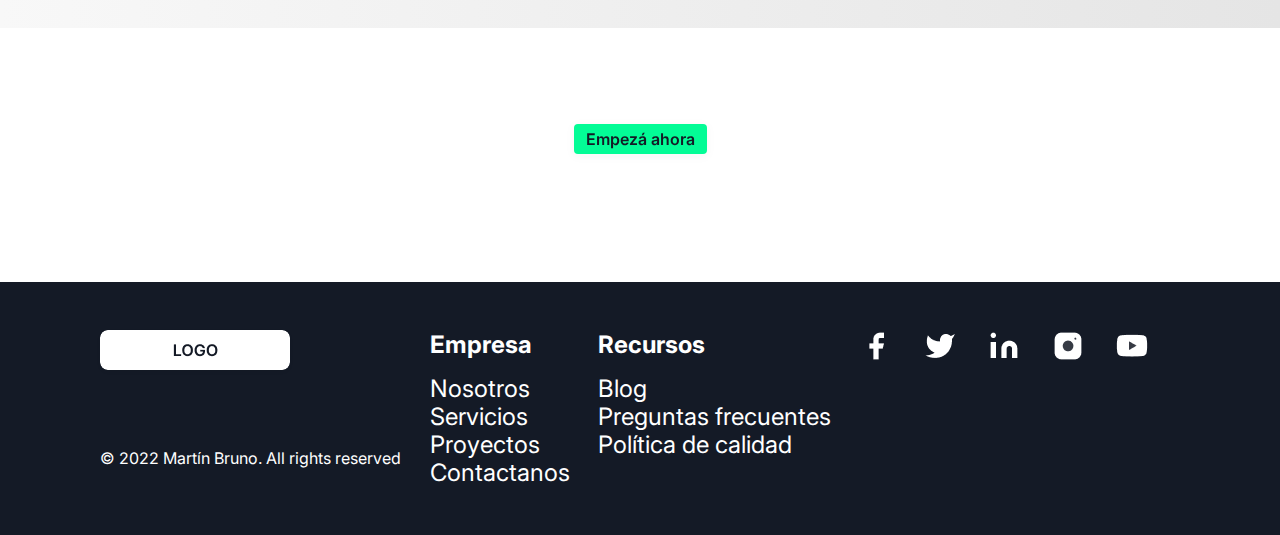
<file: pages/servicios.html>
<!DOCTYPE html>
<html lang="en">
<head>
    <meta charset="UTF-8">
    <meta http-equiv="X-UA-Compatible" content="IE=edge">
    <meta name="viewport" content="width=device-width, initial-scale=1.0">
    <title>proyecto1</title>
    <link rel="shortcut icon" href="img/link.png">
    <link rel="stylesheet" href="../css/style.css">
    <link rel="stylesheet" href="https://cdnjs.cloudflare.com/ajax/libs/animate.css/4.1.1/animate.min.css"/>
</head>
<body>

    <header>
        <nav>
            <img class="shadow-1 padding-img" src="../img/logo.png" alt="">
            <ul>
                <li><a class="nav-categoria-text" href="../index.html">Inicio</a></li>
                <li><a class="nav-categoria-text" href="./nosotros.html">Nosotros</a></li>
                <li><a class="nav-categoria-text" href="./servicios.html">Servicios</a></li>
                <li><a class="nav-categoria-text" href="./proyectos.html">Proyectos</a></li>
                <li id="nav-contactanos-servicios"><a class="button-secundary" href="./empezahora.html">Contactanos</a></li>
                <li><a class="button-primary" href="./empezahora.html">Empezá ahora</a></li>
                <li id="menu-servicios"><a href="#"><img src="../img/menu.png" alt=""></a></li>
            </ul>
        </nav>
    </header>

    <section class="padding-section2 wow animate__animated animate__fadeIn">
        <div id="section-servicios" class="display-row">
            <div class="box-text margin-right-20">
                <h2 class="headline-2">Acelerá tu crecimiento</h2>
                <p class="body-1">Soñamos con un mundo en el que las pequeñas empresas estén en igualdad de condiciones con las grandes marcas. Por eso te ofrecemos herramientas que utilizan las importantes compañías para atraer, captar y consolidar sus relaciones con los clientes.</p>
            </div>
            <img class="shadow-1 padding-img" src="../img/servicios1.png" alt="#">
        </div>
    </section>

    <section class="padding-section2 wow animate__animated animate__fadeIn">
        <div id="section-servicios-2" class="display-row">
            <img class="shadow-1 padding-img" src="../img/servicios2.png" alt="#">
            <div class="box-text">
                <h2 class="headline-2">Una solución integral</h2>
                <p class="body-1">Creá campañas personalizadas, covertí en usuarios activos a los carritos abandonados, apuntá a los clientes en función de su actividad de compra, ¡y mucho más!</p>
            </div>
        </div>
    </section>

    <section class="display-column background-section-1 padding-section2 wow animate__animated animate__fadeIn">
        <div class="display-text-center">
            <h2 class="headline-2 margin-bottom-16">Tomá el control de tu negocio</h2>
            <p class="body-1 margin-bottom-64">Contamos con las herramientas necesarias para hacerte crecer</p>
        </div>
        <div class="grid-4">
            <div class="box">
                <img class="margin-bottom-16" src="../img/mail.png" alt="">
                <h3 class="subtitle-1 margin-bottom-16">Email marketing</h3>
                <p class="body-2">Hacé correr la voz y vendé más con correos profesionales diseñados de forma rápida y sencilla.</p>
            </div>
            <div class="box">
                <img class="margin-bottom-16" src="../img/landing.png" alt="">
                <h3 class="subtitle-1 margin-bottom-16">Landing pages</h3>
                <p class="body-2">Creá una experiencia totalmente personalizada y enfocada en cada una de tus campañas.</p>
            </div>
            <div class="box">
                <img class="margin-bottom-16" src="../img/redes.png" alt="">
                <h3 class="subtitle-1 margin-bottom-16">Redes sociales</h3>
                <p class="body-2">Estudiamos a tu audiencia para determinar qué decirles, cuándo y cómo hacerlo.</p>
            </div>
            <div class="box">
                <img class="margin-bottom-16" src="../img/anuncios.png" alt="">
                <h3 class="subtitle-1 margin-bottom-16">Anuncios</h3>
                <p class="body-2">Llegá a mucha más audiencia y hacé crecer tu marca de una forma más eficiente.</p>
            </div>
        </div>
    </section>  

    <div class="button-section-1 padding-button wow animate__animated animate__fadeIn">
        <a class="button-primary" href="./empezahora.html">Empezá ahora</a></li>
    </div>

    <footer>
        <div id="logo-servicios">
            <img class="footer-logo shadow-1" src="../img/logo.png" alt="">
            <p class="footer-p">© 2022 Martín Bruno. All rights reserved </p>
        </div>
        <div id="empresa-servicios">
            <ul class="footer-ul-text">
                <h6 class="footer-h6">Empresa</h6>
                <li><a class="footer-a" href="./nosotros.html">Nosotros</a></li>
                <li><a class="footer-a" href="./servicios.html">Servicios</a></li>
                <li><a class="footer-a" href="./proyectos.html">Proyectos</a></li>
                <li><a class="footer-a" href="./empezahora.html">Contactanos</a></li>
            </ul>
        </div>
        <div id="recursos-servicios">
            <ul class="footer-ul-text">
                <h6 class="footer-h6">Recursos</h6>
                <li><a class="footer-a" href="#">Blog</a></li>
                <li><a class="footer-a" href="#">Preguntas frecuentes</a></li>
                <li><a class="footer-a" href="#">Política de calidad</a></li>
            </ul>
        </div>
        <div id="redes-servicios">
            <ul class="footer-ul-icon">
                <li><a class="footer-icon" href="#"><img src="../img/facebook.png" alt=""></a></li>
                <li><a class="footer-icon" href="#"><img src="../img/twitter.png" alt=""></a></li>
                <li><a class="footer-icon" href="#"><img src="../img/linkedin.png" alt=""></a></li>
                <li><a class="footer-icon" href="#"><img src="../img/instagram.png" alt=""></a></li>
                <li><a class="footer-icon" href="#"><img src="../img/youtube.png" alt=""></a></li>
            </ul>
        </div>
        <div class="display-footer">
            <div class="display-row">
                <div id="logo2-servicios">
                    <img class="footer-logo shadow-1" src="../img/logo.png" alt="">
                </div>
                <div>
                    <ul class="footer-ul-icon">
                        <li><a class="footer-icon" href="#"><img src="../img/facebook.png" alt=""></a></li>
                        <li><a class="footer-icon" href="#"><img src="../img/twitter.png" alt=""></a></li>
                        <li><a class="footer-icon" href="#"><img src="../img/linkedin.png" alt=""></a></li>
                        <li><a class="footer-icon" href="#"><img src="../img/instagram.png" alt=""></a></li>
                        <li><a class="footer-icon" href="#"><img src="../img/youtube.png" alt=""></a></li>
                    </ul>
                </div>
            </div>
            <div class="display-row">
                <div>
                    <ul class="footer-ul-text">
                        <h6 class="footer-h6">Empresa</h6>
                        <li><a class="footer-a" href="./nosotros.html">Nosotros</a></li>
                        <li><a class="footer-a" href="./servicios.html">Servicios</a></li>
                        <li><a class="footer-a" href="./proyectos.html">Proyectos</a></li>
                        <li><a class="footer-a" href="./empezahora.html">Contactanos</a></li>
                    </ul>
                </div>
                <div>
                    <ul class="footer-ul-text">
                        <h6 class="footer-h6">Recursos</h6>
                        <li><a class="footer-a" href="#">Blog</a></li>
                        <li><a class="footer-a" href="#">Preguntas frecuentes</a></li>
                        <li><a class="footer-a" href="#">Política de calidad</a></li>
                    </ul>
                </div>
            </div>
        </div>
    </footer>
    <script> src="js/wow.min.js"</script>
    <script> new WOW() .init();</script> 
</body>
</html>
</file>
<file: css/style.css>
@import url('https://fonts.googleapis.com/css2?family=Inter:wght@100;200;300;400;500;600;700;800;900&display=swap');

* {
    Margin:0;
    padding:0;
 }

 ul{
    list-style-type: none;
}
a{
    text-decoration: none   ;
}



/* TIPOGRAFÍAS */

.headline-1{
    font-family: 'Inter', sans-serif;
    font-style: normal;
    font-weight: bold;
    font-size: 3.75rem;
    line-height: 73px;

    color: #212121;
}
.headline-2{
    font-family: 'Inter', sans-serif;
    font-style: normal;
    font-weight: bold;
    font-size: 2.5rem;
    line-height: 48px;
    display: flex;

    color: #1B1F23;
}
.subtitle-1{
    font-family: Inter;
    font-style: normal;
    font-weight: bold;
    font-size: 1.5rem;
    line-height: 32px;

    color: #212121;
}
.subtitle-2{
    font-family: Inter;
    font-style: normal;
    font-weight: bold;
    font-size: 2.25rem;
    line-height: 40px;

    color: #FFFFFF;
}
.subtitle-3{
    font-family: Inter;
    font-style: normal;
    font-weight: 600;
    font-size: 0.875rem;
    line-height: 20px;

    color: #FFFFFF;
}
.subtitle-4{
    font-family: Inter;
    font-style: normal;
    font-weight: 900;
    font-size: 1.25rem;
    line-height: 28px;

    display: flex;
    align-items: center;

    color: #565656;
}
.display-1{
    font-family: Inter;
    font-style: normal;
    font-weight: 300;
    font-size: 1rem;
    line-height: 28px;

    display: flex;
    align-items: center;

    color: #565656;
}
.display-2{
    font-family: Inter;
    font-style: normal;
    font-weight: 600;
    font-size: 1rem;
    line-height: 28px;

    display: flex;
    align-items: center;

    color: #565656;
}
.body-1{
    font-family: 'Inter', sans-serif;
    font-style: normal;
    font-weight: normal;
    font-size: 1.25rem;
    line-height: 28px;

    color: #565656;
}
.body-2{
    font-family: Inter;
    font-style: normal;
    font-weight: normal;
    font-size: 1rem;
    line-height: 24px;

    color: #70798E;
}
.body-3{
    font-family: Inter;
    font-style: normal;
    font-weight: normal;
    font-size: 1rem;
    line-height: 24px;

    color: #C0C0C0;
}
.body-4{
    font-family: Inter;
    font-style: normal;
    font-weight: normal;
    font-size: 1.25rem;
    line-height: 28px;

    color: #565656;
}



/* SHADOW */

.focused{
    box-shadow: 0 0 0 0.1875rem #EDF1FD;
    border-radius: 0.5rem;
}
 .shadow-1{
    box-shadow: 0px 0.125rem 0.25rem rgba(27, 31, 35, 0.04);
    border-radius: 0.5rem;
}
 .shadow-2{
    box-shadow: 0 0.25rem 0.5rem rgba(27, 31, 35, 0.12);
    border-radius: 0.5rem;
}
 .shadow-3{
    box-shadow: 0px 0.5rem 1rem rgba(27, 31, 35, 0.12);
    border-radius: 0.5rem;
}
 .shadow-4{
    box-shadow: 0px 2rem 3rem rgba(27, 31, 35, 0.1876), 0px 0.125rem 1.25rem rgba(27, 31, 35, 0.1474);
    border-radius: 0.5rem;
}



/* SPACING */

.padding-section{
    padding: 3rem 6.25rem 3rem 6.25rem;
}
.padding-section2{
    padding: 3rem 6.25rem 3rem 6.25rem;
}
.margin-bottom-16{
    margin-bottom: 1rem;
}
.margin-bottom-32{
    margin-bottom: 2rem;
}
.margin-bottom-48{
    margin-bottom: 3rem;
}
.margin-bottom-56{
    margin-bottom: 3.5rem;
}
.margin-bottom-64{
    margin-bottom: 4rem;
}
.margin-bottom-128{
    margin-bottom: 8rem;
}
.margin-right-16{
    margin-right: 1rem;
}
.margin-right-20{
    margin-right: 1.25rem;
}
.margin-right-32{
    margin-right: 2rem;
}
.margin-right-64{
    margin-right: 4rem;
}
.margin-right-128{
    margin-right: 8rem;
}

/* DISPLAY */

.display-row{
    display: flex;
    flex-direction: row;
    justify-content: space-between;
}
.display-row-empeza{
    display: flex;
    flex-direction: row;
    justify-content: space-between;
}
.display-column{
    display: flex;
    flex-direction: column;
}
.text-wrap{
    word-wrap: break-word;
}
.display-text-center{
    display: flex;
    flex-direction: column;
    align-items: center;
}

/* BOTONES */

.button-primary{
    background: #03FC96;
    border-radius: 0.25rem;
    padding: 0.3rem 0.75rem 0.3rem 0.75rem;

    font-family: Inter;
    font-style: normal;
    font-weight: 600;
    font-size: 1rem;
    line-height: 20px;

    display: flex;
    align-items: center;
    text-align: center;

    color: #141A26;

    filter: drop-shadow(0 0.125rem 0.25rem rgba(27, 31, 35, 0.04));
}
.button-primary:hover{
    background: #03E387;
}
.button-secundary{
    background: #FFFFFF;
    border-radius: 0.25rem;
    padding: 0.3rem 0.75rem 0.3rem 0.75rem;
    margin-right: 1rem;

    font-family: Inter;
    font-style: normal;
    font-weight: 600;
    font-size: 1rem;
    line-height: 20px;

    display: flex;
    align-items: center;
    text-align: center;

    color: #1B1F23;

    filter: drop-shadow(0 0.125rem 0.25rem rgba(27, 31, 35, 0.04));
}
.button-secundary:hover{
    border: 1px solid #B5B5B5;
    border-radius: 0.25rem;
}
.button-text{
    font-family: Inter;
    font-style: normal;
    font-weight: 600;
    font-size: 1rem;
    line-height: 20px;

    color: #1B1F23;

    margin-right: 0.5rem;
}

.button-icon{
    display: flex;
    flex-direction: row;

    background: #FFFFFF;
    border-radius: 0.25rem;
    padding: 0.3rem 0.75rem 0.3rem 0.75rem;

    filter: drop-shadow(0 0.125rem 0.25rem rgba(27, 31, 35, 0.04));
}
.align-button-text{
    display: flex;
    flex-direction: column;
    align-items: flex-start;
}
.button-text-2{

    font-family: Inter;
    font-style: normal;
    font-weight: 600;
    font-size: 1rem;
    line-height: 20px;
    
    color: #141A26;
    
    filter: drop-shadow(0 0.125rem 0.25rem rgba(27, 31, 35, 0.04));
}
.button-icon-2{
    margin-top: 2rem;
    background: #FFFFFF;
    border-radius: 0.25rem;
    padding: 0.3rem 9rem 0.3rem 9rem;
}









/* GRID */

.grid.container{
    width: 100%;
    display: grid;
    grid-template-areas: 
    "header"
    "main"
    "servicios"
    "proyectos"
    "empeza"
    "contacto"
    "footer";
    grid-template-columns: auto;
    grid-template-rows: 128px 322px 554px 547px 554px 164px 366px;
    row-gap: 128px;
    justify-content: stretch;
}

.grid-container-nosotros{
    width: 100%;
    display: grid;
    grid-template-areas:
    "header"
    "main"
    "nosotros"
    "nosotros-2"
    "footer";
    grid-template-columns: auto;
    grid-template-rows: auto;
    row-gap: 8rem;
    justify-content: stretch;
}
.grid-3{
    display: grid;
    grid-template-columns: 1fr 1fr 1fr;
    column-gap: 1.25rem;
    width: 100%;
    justify-content: center;
    justify-items: center;
}
.grid-4{
    display: grid;
    grid-template-columns: 1fr 1fr 1fr 1fr;
    column-gap: 1.25rem;
    width: 100%;
    justify-content: center;
    justify-items: center;
}
.grid-8{
    display: grid;
    grid-template-columns: 1fr 1fr 1fr 1fr;
    grid-template-rows: 1fr 1fr;
    column-gap: 1.25rem;
    row-gap: 2rem;
    width: 100%;
    justify-content: center;
    justify-items: center;
}



/* NAVBAR */

header{
    background: #141A26;
    padding: 3rem 6.25rem 3rem 6.25rem;
}
nav{
    display: flex;
    justify-content: space-between;
}
nav ul{
    display: flex;
    flex-direction: row;
}
.nav-categoria-text{

    font-family: Inter;
    font-style: normal;
    font-weight: normal;
    font-size: 1rem;
    line-height: 20px;

    color: #FFFFFF;

    padding: 0.3rem 0.75rem 0.3rem 0.75rem;
    margin-right: 1rem;
}
nav ul li{
    display: flex;
    align-items: center;
    text-align: center;
}
#menu, #menu-nosotros, #menu-servicios, #menu-proyectos, #menu-empezaahora{
    display: none;
}



/* FOOTER */

footer{
    background: #141A26;
    padding: 3rem 6.25rem 3rem 6.25rem;
    
    display: flex;
    flex-direction: row;

    justify-content: space-between;
}
.footer-logo{
    margin-bottom: 4.625rem;
}
.footer-p{
    font-family: Inter;
    font-style: normal;
    font-weight: normal;
    font-size: 1rem;
    line-height: 20px;

    color: #FFFFFF;
} 
.footer-h6{
    font-family: Inter;
    font-style: normal;
    font-weight: bold;
    font-size: 1.5rem;
    line-height: 29px;

    color: #FFFFFF;

    margin-bottom: 1rem;
}
.footer-ul-text{
    display: flex;
    flex-direction: column;

    justify-content: flex-start;
}
.footer-a{
    font-family: Inter;
    font-style: normal;
    font-weight: normal;
    font-size: 1.5rem;
    line-height: 28px;

    color: #FFFFFF;

    margin-bottom: 0.75rem;
}
.footer-ul-icon{
    display: flex;
    flex-direction: row;

    justify-content: flex-start;
}
.footer-icon{
    margin-right: 2rem;
}
.display-footer{
    display: none;
} 



/* INDEX MAIN */

main div ul{
    display: flex;
}



/* INDEX SERVICIOS */

.background-section-1{
    background-image: linear-gradient(to right, #f8f8f8, #E5E5E5);
}
.button-section-1{
    margin-top: 4rem;

    display: flex;
    flex-direction: column;
    align-items: center;
}
.button-section-2{
    margin-top: 4rem;

    display: flex;
    align-items: center;
}



/* INDEX EMPEZÁ YA */

.box-servicios{
    display: flex;
    flex-direction: column;
    align-items: flex-start;
    padding: 1.5rem;

    background: #141A26;

    border: 1px solid #E8EAED;
    box-sizing: border-box;

    box-shadow: 0 0.125rem 0.25rem rgba(27, 31, 35, 0.04);
    border-radius: 0.5rem;

    margin: 0 0.6rem 0 0.6rem;
}



/* INDEX CONTACTO */

.input{
    margin-right: 20px;
}



/* NOSOTROS MAIN */

.headline-special{
    font-family: Inter;
    font-style: normal;
    font-weight: bold;
    font-size: 3.75rem;
    line-height: 73px;

    display: flex;
    align-items: center;
    text-align: center;

    color: #212121;
}
.body-special{
    font-family: Inter;
    font-style: normal;
    font-weight: normal;
    font-size: 1.25rem;
    line-height: 28px;

    display: flex;
    align-items: center;
    text-align: center;

    color: #565656;
}

/* SERVICIOS */

.padding-button{
    padding: 2rem 0 8rem 0;
}
.padding-img{
    margin: 2rem;
}

/* PROYECTOS */


/* EMPEZÁ AHORA */

.display-planes{
    display: flex;
    flex-direction: row;
    justify-content: center;
}
#principal2{
    display: none;
}



@media (max-width: 1240px) {

    .grid-4{
        display: grid;
        grid-template-columns: 1fr 1fr;
        grid-template-rows: 1fr 1fr;
        column-gap: 1.25rem;
        row-gap: 4rem;
        width: 100%;
        justify-content: center;
        justify-items: center;
    }

    .grid-8{
        display: grid;
        grid-template-columns: 1fr 1fr;
        grid-template-rows: 1fr 1fr 1fr 1fr;
        column-gap: 1.25rem;
        row-gap: 4rem;
        width: 100%;
        justify-content: center;
        justify-items: center;
    }

    .grid-3{
        display: grid;
        grid-template-columns: 1fr;
        grid-template-rows: 1fr 1fr 1fr;
        column-gap: 1.25rem;
        row-gap: 4rem;
        width: 100%;
        justify-content: center;
        justify-items: center;
    }

    #empeza, #empeza-2{
        display: flex;
        flex-direction: column;
        align-items: center;
    }
    #empeza-text{
        display: flex;
        flex-direction: column;
        align-items: center;
    }
    
    #main-index, #section-nosotros, #section-nosotros-2, #section-servicios, #section-servicios-2{
        display: flex;
        flex-direction: column;
        align-items: center;
    }

    .nav-categoria-text{
        display: none;
    }

    .footer-ul-icon{
        display: flex;
        flex-direction: column;

        justify-content: flex-start;
    }
    #contactanos-empeza-ya{
        margin-bottom: 4rem;
    }

    
}

@media (max-width: 861px) {

    #contratar{
        display: flex;
        flex-direction: column;
        align-items: center;
    }

    .box-servicios{
        margin-bottom: 2rem;
    }
    #recursos, #empresa, #logo, #redes, 
    #recursos-nosotros, #empresa-nosotros, #logo-nosotros, #redes-nosotros,
    #recursos-servicios, #empresa-servicios, #logo-servicios, #redes-servicios,
    #recursos-proyectos, #empresa-proyectos, #logo-proyectos, #redes-proyectos,
    #recursos-empezaahora, #empresa-empezaahora, #logo-empezaahora, #redes-empezaahora{
        display: none;
    }
    .display-footer{
        display: flex;
        flex-direction: column;
        align-items: center;
    }
    .footer-ul-icon{
        display: flex;
        flex-direction: row;

        justify-content: flex-start;
    }
}

@media (max-width: 670px) {
    nav ul li{
        display: none;
    }

    .grid-4{
        display: grid;
        grid-template-columns: 1fr;
        grid-template-rows: 1fr 1fr 1fr 1fr;
        column-gap: 1.25rem;
        row-gap: 4rem;
        width: 100%;
        justify-content: center;
        justify-items: center;
    }

    .grid-8{
        display: grid;
        grid-template-columns: 1fr;
        grid-template-rows: 1fr 1fr 1fr 1fr 1fr 1fr 1fr 1fr;
        column-gap: 1.25rem;
        row-gap: 4rem;
        width: 100%;
        justify-content: center;
        justify-items: center;
    }

    #logo2, #logo2-nosotros, #logo2-servicios, #logo2-proyectos, #logo2-empezaahora{
        display: none;
    }
    .footer-ul-icon{
        display: flex;
        flex-direction: row;

        justify-content: center;
        margin-bottom: 3rem;
    }
    #input, #input-2{
        display: none;
    }
    #menu, #menu-nosotros, #menu-servicios, #menu-proyectos, #menu-empezaahora{
        display: flex;
        align-items: center;
        text-align: center;
    }
    #principal1{
        display: none;
    }
    #principal2{
        display: flex;
        align-items: center;
        text-align: center; 
    }


}
</file>
